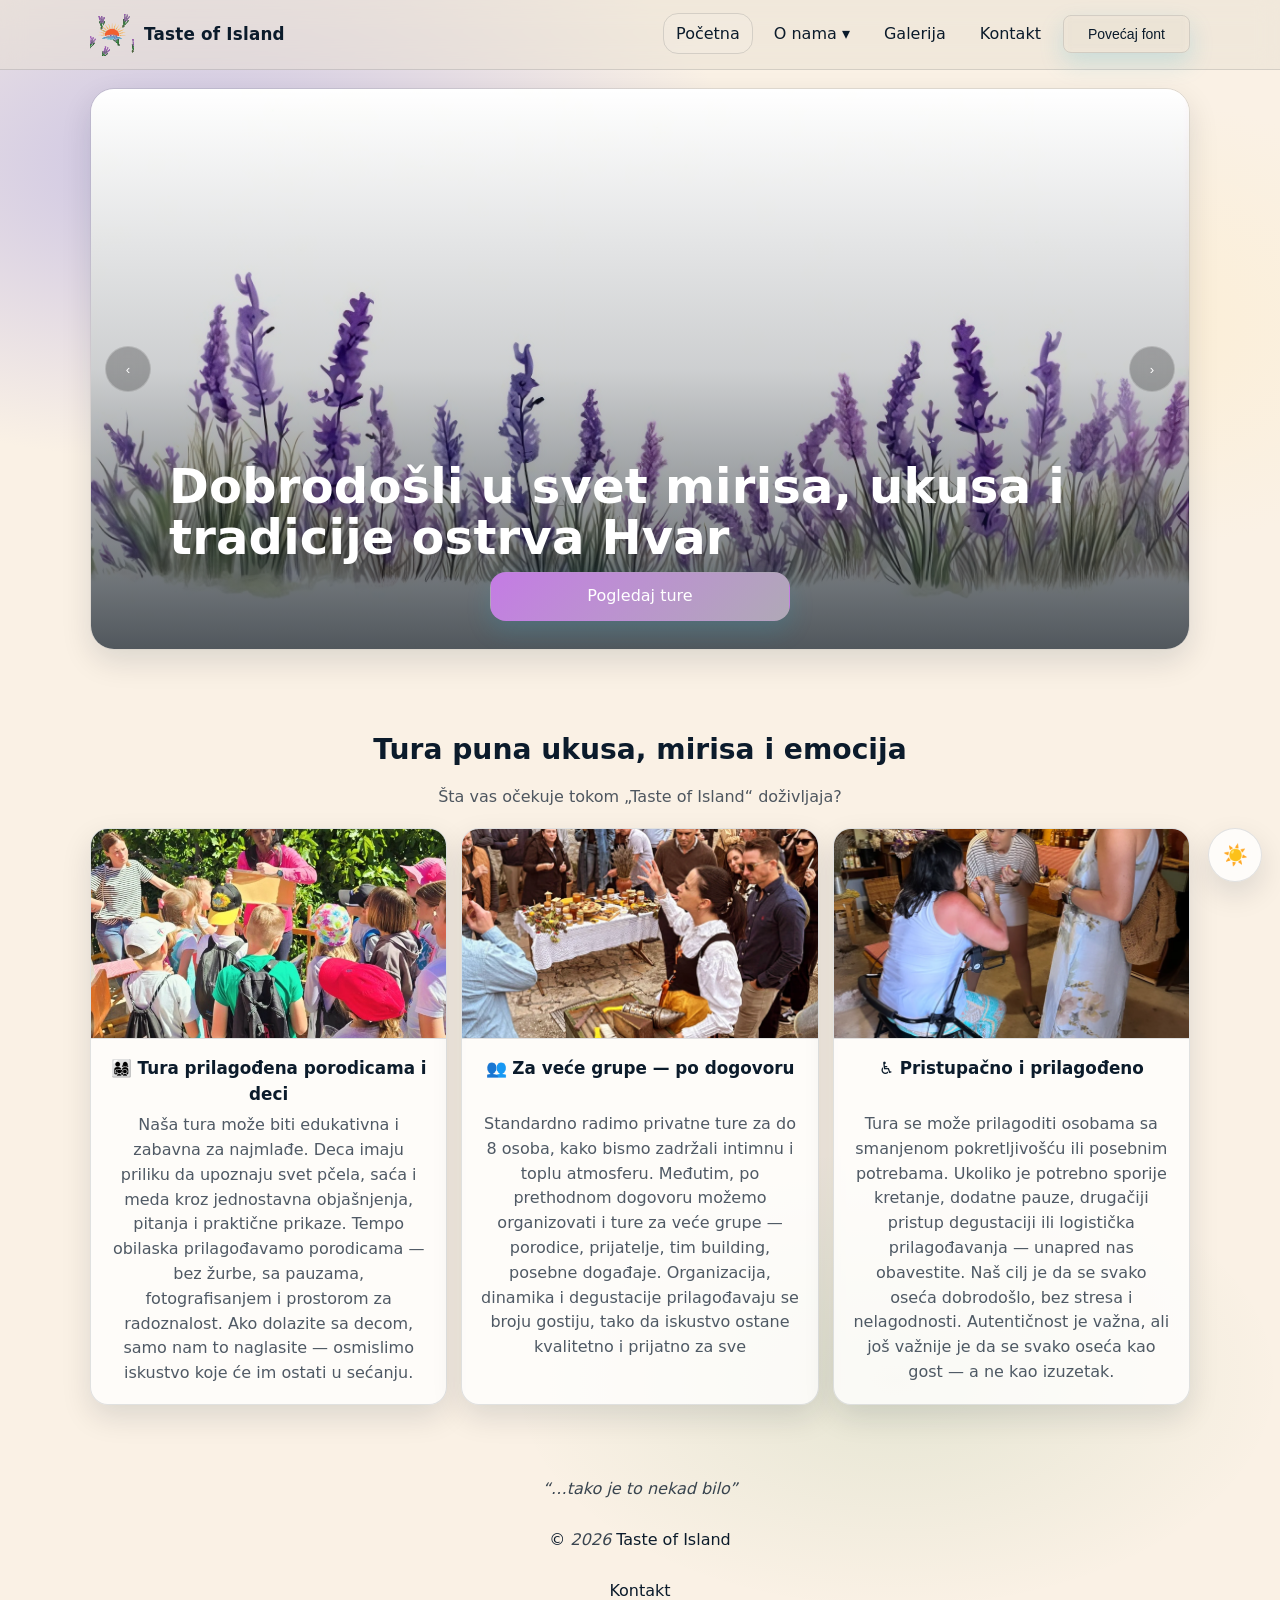
<file: index.html>
<!doctype html>
<html lang="sr">
<head>
  <meta charset="utf-8" />
  <meta name="viewport" content="width=device-width, initial-scale=1" />

  <title>Taste of Island | Turistička tura</title>
  <meta name="description" content="Taste of Island je turistička tura koja spaja lokalnu hranu, prirodu i autentična iskustva. Pogledaj programe i rezerviši svoje mesto." />
  <meta name="keywords" content="Hvar, Brusje, med, lavanda, maslinovo ulje, degustacija, Napoleon, Stari Grad
  privatna tura, Taste of the Island, honeytasting, konoba, liker, medica, Mikletovi, Katja i Aleksa">
  <meta name="author" content="Taste of the Island">

  <link rel="icon" href="assets/icons/favicon.svg" type="image/svg+xml" />
  <link rel="stylesheet" href="css/styles.css" />
  <link rel="stylesheet" href="css/index-kartice.css" />

  <meta property="og:title" content="Taste of Island | Turistička tura" />
  <meta property="og:description" content="Autentična tura: ukusi, priroda, kultura i more." />
  <meta property="og:type" content="website" />
</head>

<body>
  <button class="tema-fab" type="button" aria-label="Promeni temu" title="Promeni temu">
     <span class="tema-fab__ikona" aria-hidden="true">🌙</span>
  </button>

  <header class="zaglavlje">
    <div class="kontejner zaglavlje__red">
      <a class="brend" href="index.html" aria-label="Taste of Island - početna">
        <img src="assets/icons/logo.svg" alt="Taste of Island logo" width="44" height="44" />
        <span class="brend__tekst">Taste of Island</span>
      </a>

      <nav class="navigacija" aria-label="Glavna navigacija">

        <button class="navigacija__prekidac" type="button" aria-expanded="false" aria-controls="navMenu">
          ☰
          <span class="samo-za-ekran">Otvori meni</span>
        </button>

        <ul class="navigacija__meni" id="navMenu">
          <li><a class="navigacija__link is-active" href="index.html">Početna</a></li>

          <li class="navigacija__padajuci">
            <button class="navigacija__link navigacija__dugme" type="button" aria-expanded="false">
              O nama ▾
            </button>
            <ul class="navigacija__padajuciMeni">
              <li><a class="navigacija__link" href="tura.html">Tura</a></li>
              <li><a class="navigacija__link" href="domacini.html">Domaćini</a></li>
              <li><a class="navigacija__link" href="proizvodi.html">Proizvodi</a></li>
            </ul>
          </li>

          <li><a class="navigacija__link" href="galerija.html">Galerija</a></li>
          <li><a class="navigacija__link" href="kontakt.html">Kontakt</a></li>

          <li class="nav__controls">
            <button id="fontBtn" class="dugme dugme--providno" type="button">Povećaj font</button>
          </li>
        </ul>
      </nav>
    </div>
  </header>

  <main id="main">
    <section class="hero">
      <div class="kontejner">
        <div class="slajder" data-slider>
          <div class="slider__track">
            <article class="slajd is-active">
              <img src="assets/img/lavanda-cover.jpeg" alt="Pogled na obalu i more u zlatnom satu" />
              <div class="slajd__prekrivac">
                <h1 style="padding-left: 50px;">Dobrodošli u svet mirisa, ukusa i tradicije ostrva Hvar</h1>
               <a class="dugme" href="tura.html" style="display: block; width: 300px; margin: 0 auto; text-align: center;">
                  Pogledaj ture
               </a>
              </div>
            </article>

            <article class="slajd">
              <img src="assets/img/proizvodi.jpeg" alt="Lokalni specijaliteti na drvenom stolu" />
              <div class="slajd__prekrivac">
                <h2>Degustacije i lokalni proizvodi</h2>
                <p>Autentična porodična tura sa Katjom i Aleksom – med, lavanda i emocija</p>
              </div>
            </article>

            <article class="slajd">
              <img src="assets/img/tura.jpeg" alt="Grupa turista na vidikovcu" />
              <div class="slajd__prekrivac">
                <h2 style="padding-left: 50px;">Individualan program prilagođen tebi</h2>
                <p>Dan ispunjen zlatnim suncem, mirisom lavande i ukusom domaćeg meda. 
                  Tura Taste of Island vodi Vas kroz srce ostrva Hvara, do sela Brusje, gde vas dočekuju Katja i Aleksa – čuvari porodične tradicije pčelarstva, lavande i domaćih rakija.</p>
              </div>
            </article>
          </div>

          <button class="slajder__dugme slajder__dugme--prethodno" type="button" aria-label="Prethodna slika">‹</button>
          <button class="slajder__dugme slajder__dugme--sledece" type="button" aria-label="Sledeća slika">›</button>

        </div>
      </div>
    </section>

    <section class="sekcija" id="zasto">
      <div class="kontejner">
        <header class="sekcija__zaglavlje">
          <h2>Tura puna ukusa, mirisa i emocija</h2>
          <p>Šta vas očekuje tokom „Taste of Island“ doživljaja?</p>
        </header>

        <div class="mreza usluge-mreza">
          <article class="kartica usluge-kartica otkrivanje">
            <img class="usluge-kartica__slika" src="assets/img/deca.jpg" alt="deca">
            <div class="usluge-kartica__telo">
              <h3 class="usluge-kartica__naslov" style="text-align: center;">👨‍👩‍👧‍👦 Tura prilagođena porodicama i deci</h3>
              <p class="usluge-kartica__tekst" style="text-align: center;">Naša tura može biti edukativna i zabavna za najmlađe.
Deca imaju priliku da upoznaju svet pčela, saća i meda kroz jednostavna objašnjenja, pitanja i praktične prikaze.
Tempo obilaska prilagođavamo porodicama — bez žurbe, sa pauzama, fotografisanjem i prostorom za radoznalost.
Ako dolazite sa decom, samo nam to naglasite — osmislimo iskustvo koje će im ostati u sećanju.</p>
            </div>
          </article>

          <article class="kartica usluge-kartica otkrivanje">
            <img class="usluge-kartica__slika" src="assets/img/grupna-tura.webp" alt="Upoznajte svet pčela">
            <div class="usluge-kartica__telo">
              <h3 class="usluge-kartica__naslov" style="text-align: center;" > 👥 Za veće grupe — po dogovoru</h3> <br>
              <p class="usluge-kartica__tekst" style="text-align: center;">Standardno radimo privatne ture za do 8 osoba, kako bismo zadržali intimnu i toplu atmosferu.
Međutim, po prethodnom dogovoru možemo organizovati i ture za veće grupe — porodice, prijatelje, tim building, posebne događaje.
Organizacija, dinamika i degustacije prilagođavaju se broju gostiju, tako da iskustvo ostane kvalitetno i prijatno za sve</p>
            </div>
          </article>

          <article class="kartica usluge-kartica otkrivanje">
            <img class="usluge-kartica__slika" src="assets/img/prilagodjena-tura.webp" alt="prilagodjena-tura">
            <div class="usluge-kartica__telo">
              <h3 class="usluge-kartica__naslov" style="text-align: center;">♿ Pristupačno i prilagođeno</h3> <br> 
              <p class="usluge-kartica__tekst" style="text-align: center;">Tura se može prilagoditi osobama sa smanjenom pokretljivošću ili posebnim potrebama.
Ukoliko je potrebno sporije kretanje, dodatne pauze, drugačiji pristup degustaciji ili logistička prilagođavanja — unapred nas obavestite.
Naš cilj je da se svako oseća dobrodošlo, bez stresa i nelagodnosti.
Autentičnost je važna, ali još važnije je da se svako oseća kao gost — a ne kao izuzetak.</p>
            </div>
          </article>

        </div>
      </div>
    </section>
  </main>

  <footer class="podnozje">
    <div class="kontejner podnozje__red">
      <span>“…tako je to nekad bilo”</span>
      <p>© <span id="year"></span> Taste of Island</p>
      <a href="kontakt.html">Kontakt</a>
    </div>
  </footer>

  <script src="js/theme-fab.js" defer></script>
  <script src="js/main.js" defer></script>
  <script src="js/slider.js" defer></script>

</body>
</html>
</file>
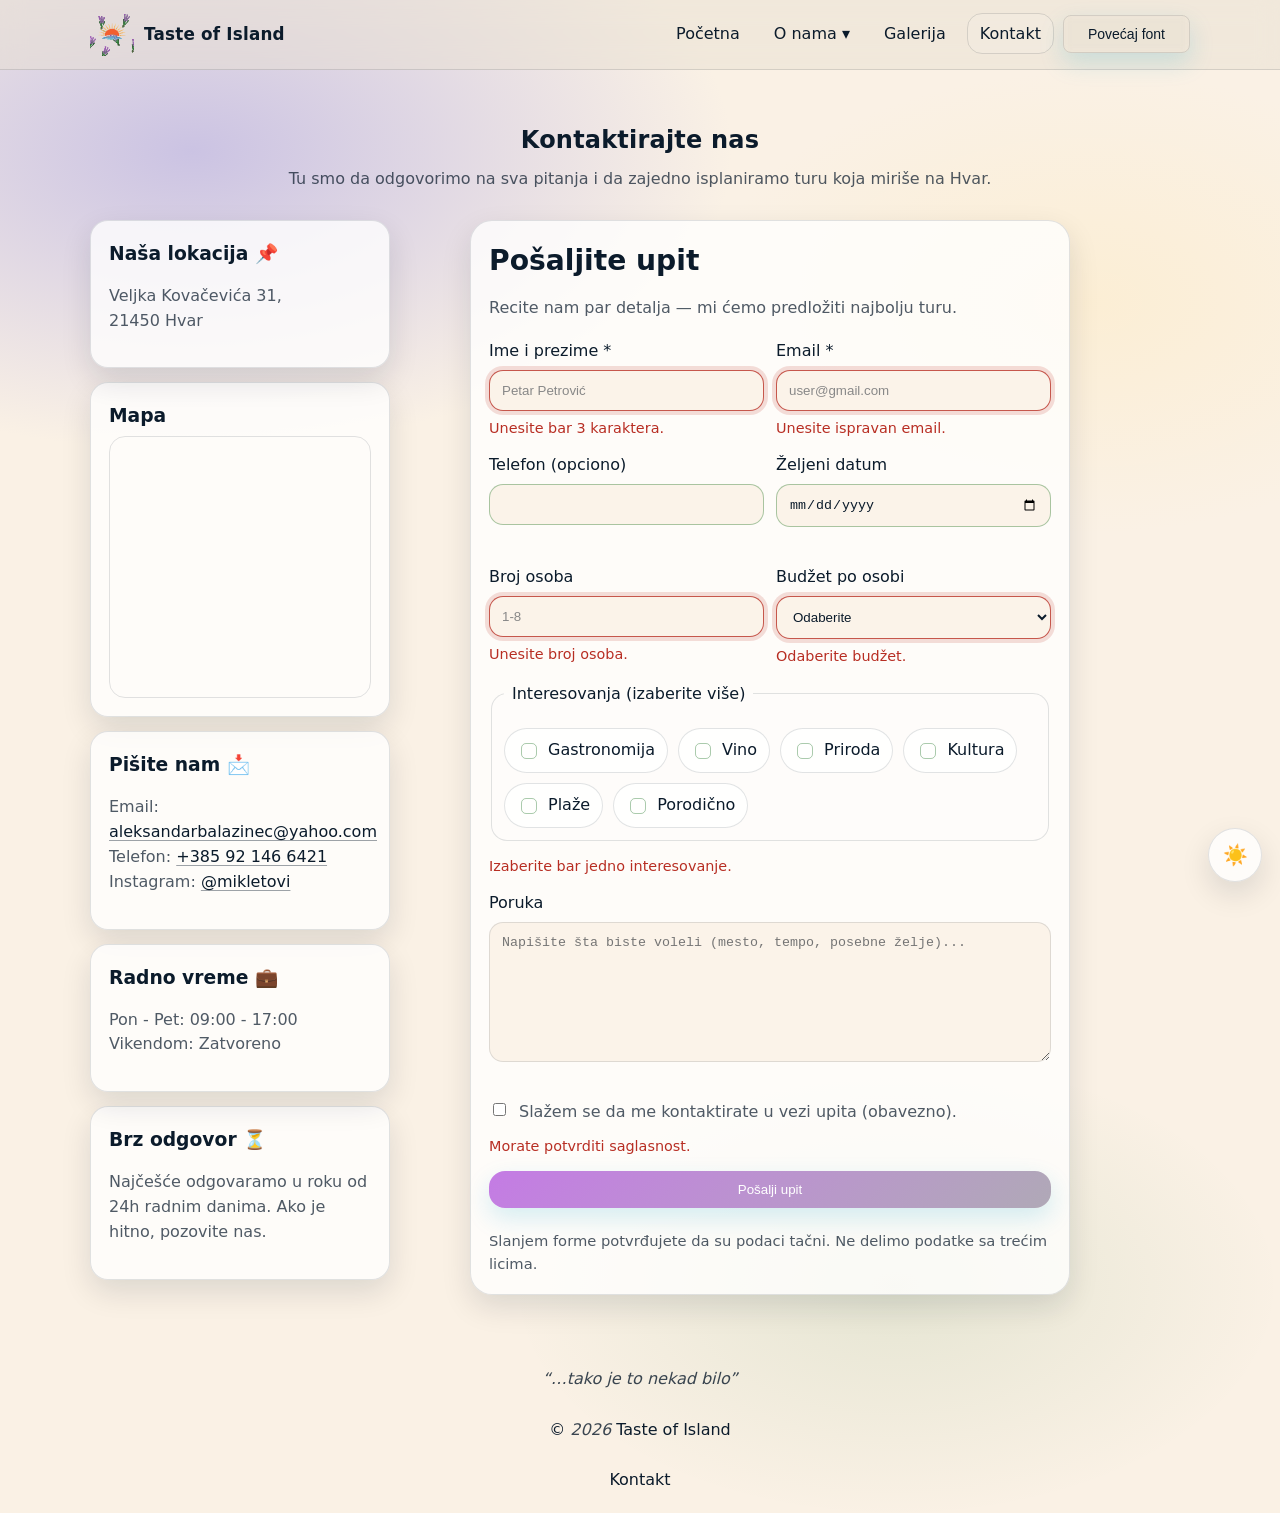
<file: kontakt.html>
<!DOCTYPE html>
<html lang="sr" data-theme="light">
<head>
  <meta charset="UTF-8">
  <meta name="viewport" content="width=device-width, initial-scale=1.0">
  <meta name="description" content="Kontaktirajte nas za više informacija o Taste of Island turi, odgovorićemo na sva Vaša pitanja" />
  <meta name="keywords" content="Hvar, Brusje, med, lavanda, maslinovo ulje, degustacija, Napoleon, Stari Grad
  privatna tura, Taste of the Island, honeytasting, konoba, liker, medica, Mikletovi, Katja i Aleksa">
  <meta name="author" content="Taste of the Island">
  
  <title>Kontakt | Taste of Island</title>
  <link rel="stylesheet" href="css/styles.css">
  <link rel="stylesheet" href="css/kontakt.css">
</head>

<body>

<button class="tema-fab" type="button" aria-label="Promeni temu" title="Promeni temu">
  <span class="tema-fab__ikona" aria-hidden="true">🌙</span>
</button>

  <header class="zaglavlje">
    <div class="kontejner zaglavlje__red">
      <a class="brend" href="index.html" aria-label="Taste of Island - početna">
        <img src="assets/icons/logo.svg" alt="Taste of Island logo" width="44" height="44" />
        <span class="brend__tekst">Taste of Island</span>
      </a>

      <nav class="navigacija" aria-label="Glavna navigacija">

        <button class="navigacija__prekidac" type="button" aria-expanded="false" aria-controls="navMenu">
          ☰
          <span class="samo-za-ekran">Otvori meni</span>
        </button>

        <ul class="navigacija__meni" id="navMenu">
          <li><a class="navigacija__link" href="index.html">Početna</a></li>

          <li class="navigacija__padajuci">
            <button class="navigacija__link navigacija__dugme" type="button" aria-expanded="false">
              O nama ▾
            </button>
            <ul class="navigacija__padajuciMeni">
              <li><a class="navigacija__link" href="tura.html">Tura</a></li>
              <li><a class="navigacija__link" href="domacini.html">Domaćini</a></li>
              <li><a class="navigacija__link" href="proizvodi.html">Proizvodi</a></li>
            </ul>
          </li>

          <li><a class="navigacija__link" href="galerija.html">Galerija</a></li>
          <li><a class="navigacija__link is-active" href="kontakt.html">Kontakt</a></li>

          <li class="nav__controls">
            <button id="fontBtn" class="dugme dugme--providno" type="button">Povećaj font</button>
          </li>
        </ul>
      </nav>
    </div>
  </header>

  <main id="main-content">
    <section class="sekcija kontakt">
      <div class="kontejner">

        <header class="kontakt__zaglavlje">
          <h1 class="kontakt__naslov">Kontaktirajte nas</h1>
          <p class="kontakt__podnaslov">
            Tu smo da odgovorimo na sva pitanja i da zajedno isplaniramo turu koja miriše na Hvar.
          </p>
        </header>

        <div class="kontakt__raspored">
          <aside class="kontakt__sporedno">
            <div class="kartica otkrivanje is-visible">
              <h3>Naša lokacija 📌</h3>
              <p> Veljka Kovačevića 31,<br>21450 Hvar</p>
            </div>

            <div class="kartica contact__map">
              <h3>Mapa</h3>
              <div class="kontakt__mapaOkvir">
                <iframe
                  title="Taste of Island — lokacija Hvar"
                  loading="lazy"
                  referrerpolicy="no-referrer-when-downgrade"
                  src="https://www.google.com/maps?q=Veljka%20Kova%C4%8Devi%C4%87a%2031,%2021450%20Hvar&output=embed">
                </iframe>
              </div>
            </div>

            <div class="kartica otkrivanje is-visible">
              <h3>Pišite nam 📩</h3>
              <p>
                Email:
                <a class="kontakt__link" href="mailto:aleksandarbalazinec@yahoo.com">aleksandarbalazinec@yahoo.com</a><br>
                Telefon:
                <a class="kontakt__link" href="tel:+385921466421">+385 92 146 6421</a><br>
                Instagram:
                <a class="kontakt__link" href="https://www.instagram.com/mikletovi/" target="_blank">@mikletovi</a>
              </p>
            </div>

            <div class="kartica otkrivanje is-visible">
              <h3>Radno vreme 💼</h3>
              <p>Pon - Pet: 09:00 - 17:00<br>Vikendom: Zatvoreno</p>
            </div>

            <div class="kartica contact__note">
              <h3>Brz odgovor ⏳</h3>
              <p>
                Najčešće odgovaramo u roku od 24h radnim danima.
                Ako je hitno, pozovite nas.
              </p>
            </div>
          </aside>

          <div class="kartica kontakt__kartica">
            <h2 class="kontakt__naslovForme">Pošaljite upit</h2>
            <p class="kontakt__napomenaForme">Recite nam par detalja — mi ćemo predložiti najbolju turu.</p>

            <form class="kontakt__forma" action="#" method="post" autocomplete="on" novalidate>
              <div class="kontakt__red">
                <div class="kontakt__polje">
                  <label for="name">Ime i prezime *</label>
                  <input type="text" id="name" name="name" placeholder="Petar Petrović" required>
                  <div class="greska-polja" data-error-for="name"></div>
                </div>

                <div class="kontakt__polje">
                  <label for="email">Email *</label>
                  <input type="email" id="email" name="email" placeholder="user@gmail.com" required>
                  <div class="greska-polja" data-error-for="email"></div>  
                </div>
              </div>

              <div class="kontakt__red">
                <div class="kontakt__polje">
                  <label for="phone">Telefon (opciono)</label>
                  <input type="tel" id="phone" name="phone">
                  <div class="greska-polja" data-error-for="phone"></div>
                </div>

                <div class="kontakt__polje">
                  <label for="date">Željeni datum</label>
                  <input type="date" id="date" name="date">
                  <div class="greska-polja" data-error-for="date"></div>
                </div>
              </div>

              <div class="kontakt__red">
                <div class="kontakt__polje">
                  <label for="people">Broj osoba</label>
                  <input type="number" id="people" name="people" min="1" max="8" placeholder="1-8">
                  <div class="greska-polja" data-error-for="people"></div>  
                </div>

                <div class="kontakt__polje">
                  <label for="budget">Budžet po osobi</label>
                  <select id="budget" name="budget">
                    <option value="" selected>Odaberite</option>
                    <option value="do150">do 50€</option>
                    <option value="150-300">50–100€</option>
                    <option value="300plus">100€+</option>
                  </select>
                  <div class="greska-polja" data-error-for="budget"></div>  
                </div>
              </div>

              <fieldset class="kontakt__grupa">
                <legend>Interesovanja (izaberite više)</legend>

                <div class="kontakt__opcije">
                  <label class="opcija">
                    <input type="checkbox" name="interests" value="gastronomija">
                    <span>Gastronomija</span>
                  </label>

                  <label class="opcija">
                    <input type="checkbox" name="interests" value="vino">
                    <span>Vino</span>
                  </label>

                  <label class="opcija">
                    <input type="checkbox" name="interests" value="priroda">
                    <span>Priroda</span>
                  </label>

                  <label class="opcija">
                    <input type="checkbox" name="interests" value="kultura">
                    <span>Kultura</span>
                  </label>

                  <label class="opcija">
                    <input type="checkbox" name="interests" value="plaze">
                    <span>Plaže</span>
                  </label>

                  <label class="opcija">
                    <input type="checkbox" name="interests" value="porodicno">
                    <span>Porodično</span>
                  </label>
                </div>
              </fieldset>

              <div class="greska-polja" data-error-for="interests"></div>

              <div class="kontakt__polje">
                <label for="message">Poruka</label>
                <textarea id="message" name="message" rows="5" placeholder="Napišite šta biste voleli (mesto, tempo, posebne želje)..."></textarea>
                <div class="greska-polja" data-error-for="message"></div>
              </div>


              <div class="kontakt__provere">
                <label class="provera">
                  <input type="checkbox" name="consent" required>
                  <span>Slažem se da me kontaktirate u vezi upita (obavezno).</span>
                </label>
                <div class="greska-polja" data-error-for="consent"></div>
              </div>

              <button type="submit" class="dugme kontakt__dugme">Pošalji upit</button>

              <p class="kontakt__napomena">
                Slanjem forme potvrđujete da su podaci tačni. Ne delimo podatke sa trećim licima.
              </p>
            </form>
          </div>
        </div>

      </div>
    </section>
  </main>

  <footer class="podnozje">
    <div class="kontejner podnozje__red">
      <span>“…tako je to nekad bilo”</span>
      <p>© <span id="year"></span> Taste of Island</p>
      <a href="kontakt.html">Kontakt</a>
    </div>
  </footer>

  <script src="js/theme-fab.js"></script>
  <script src="js/main.js" defer></script>
  <script src="js/contact-validate.js"></script>
</body>
</html>
</file>
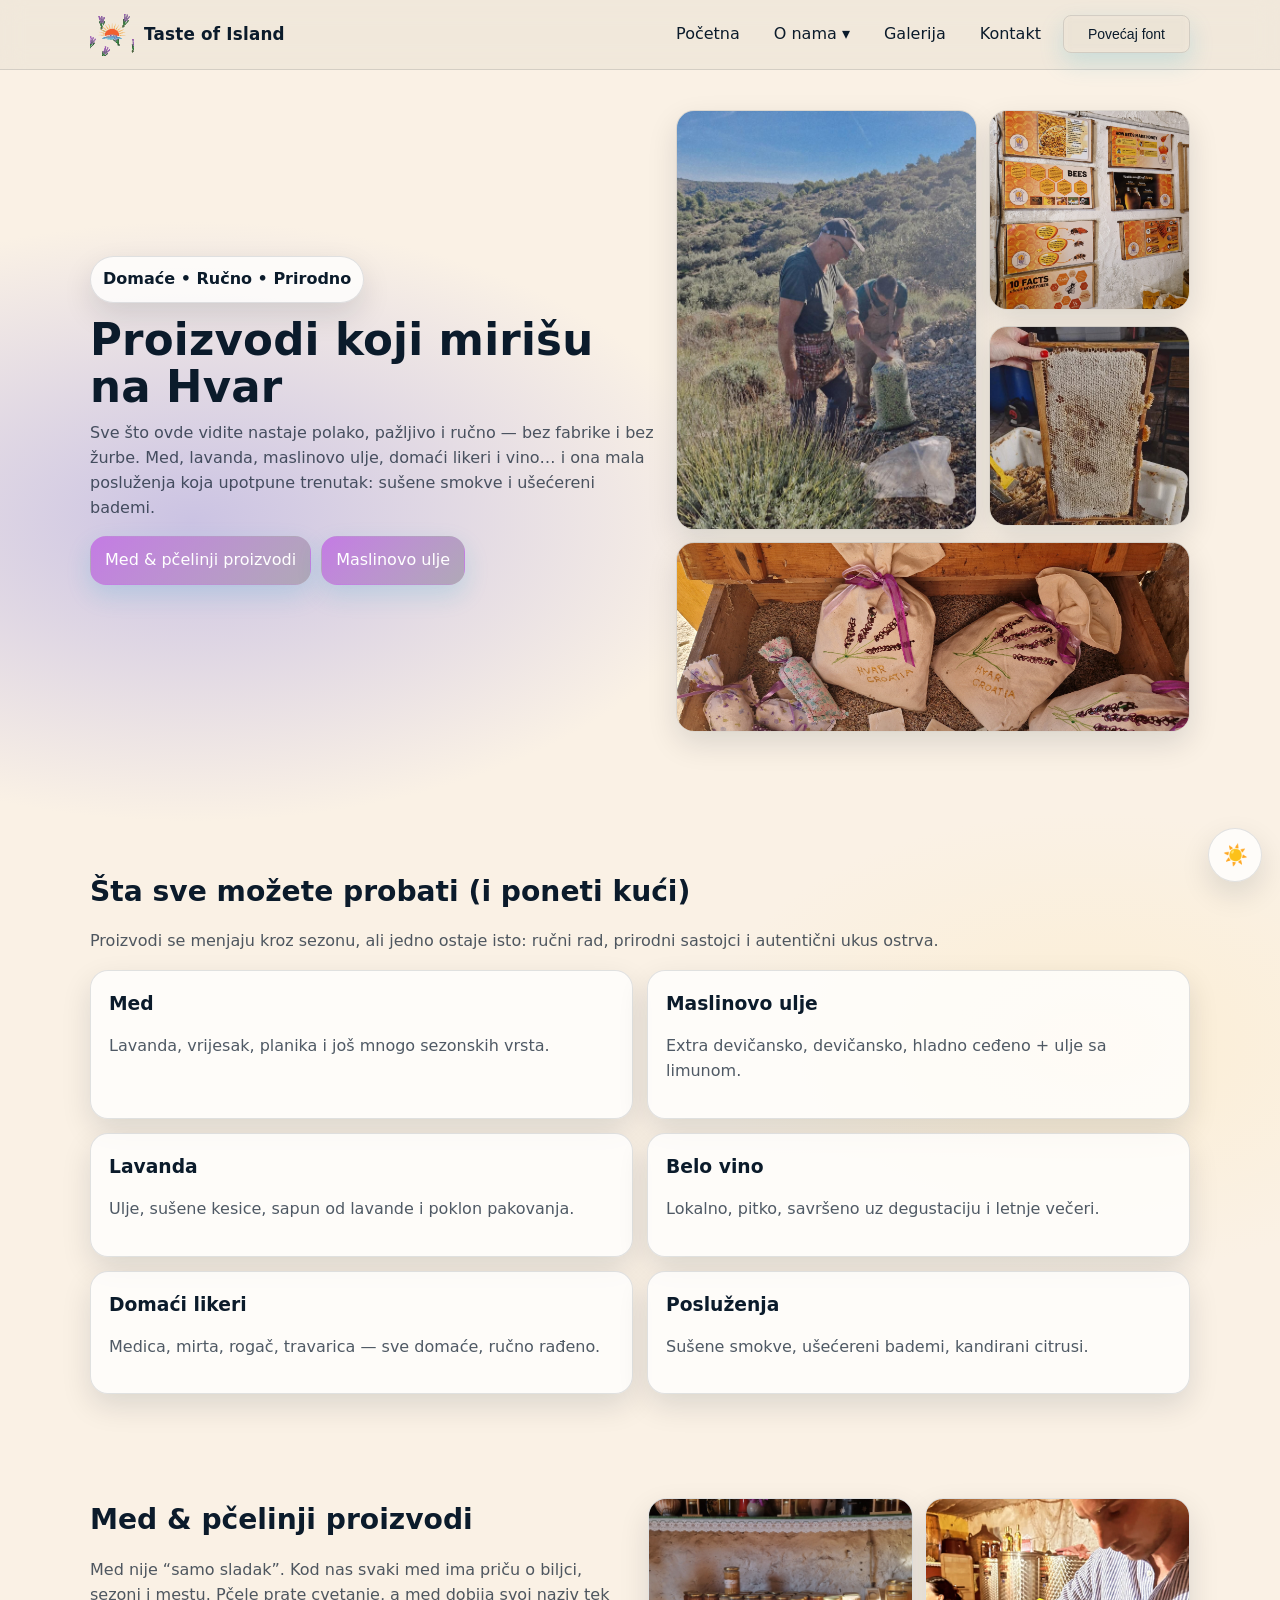
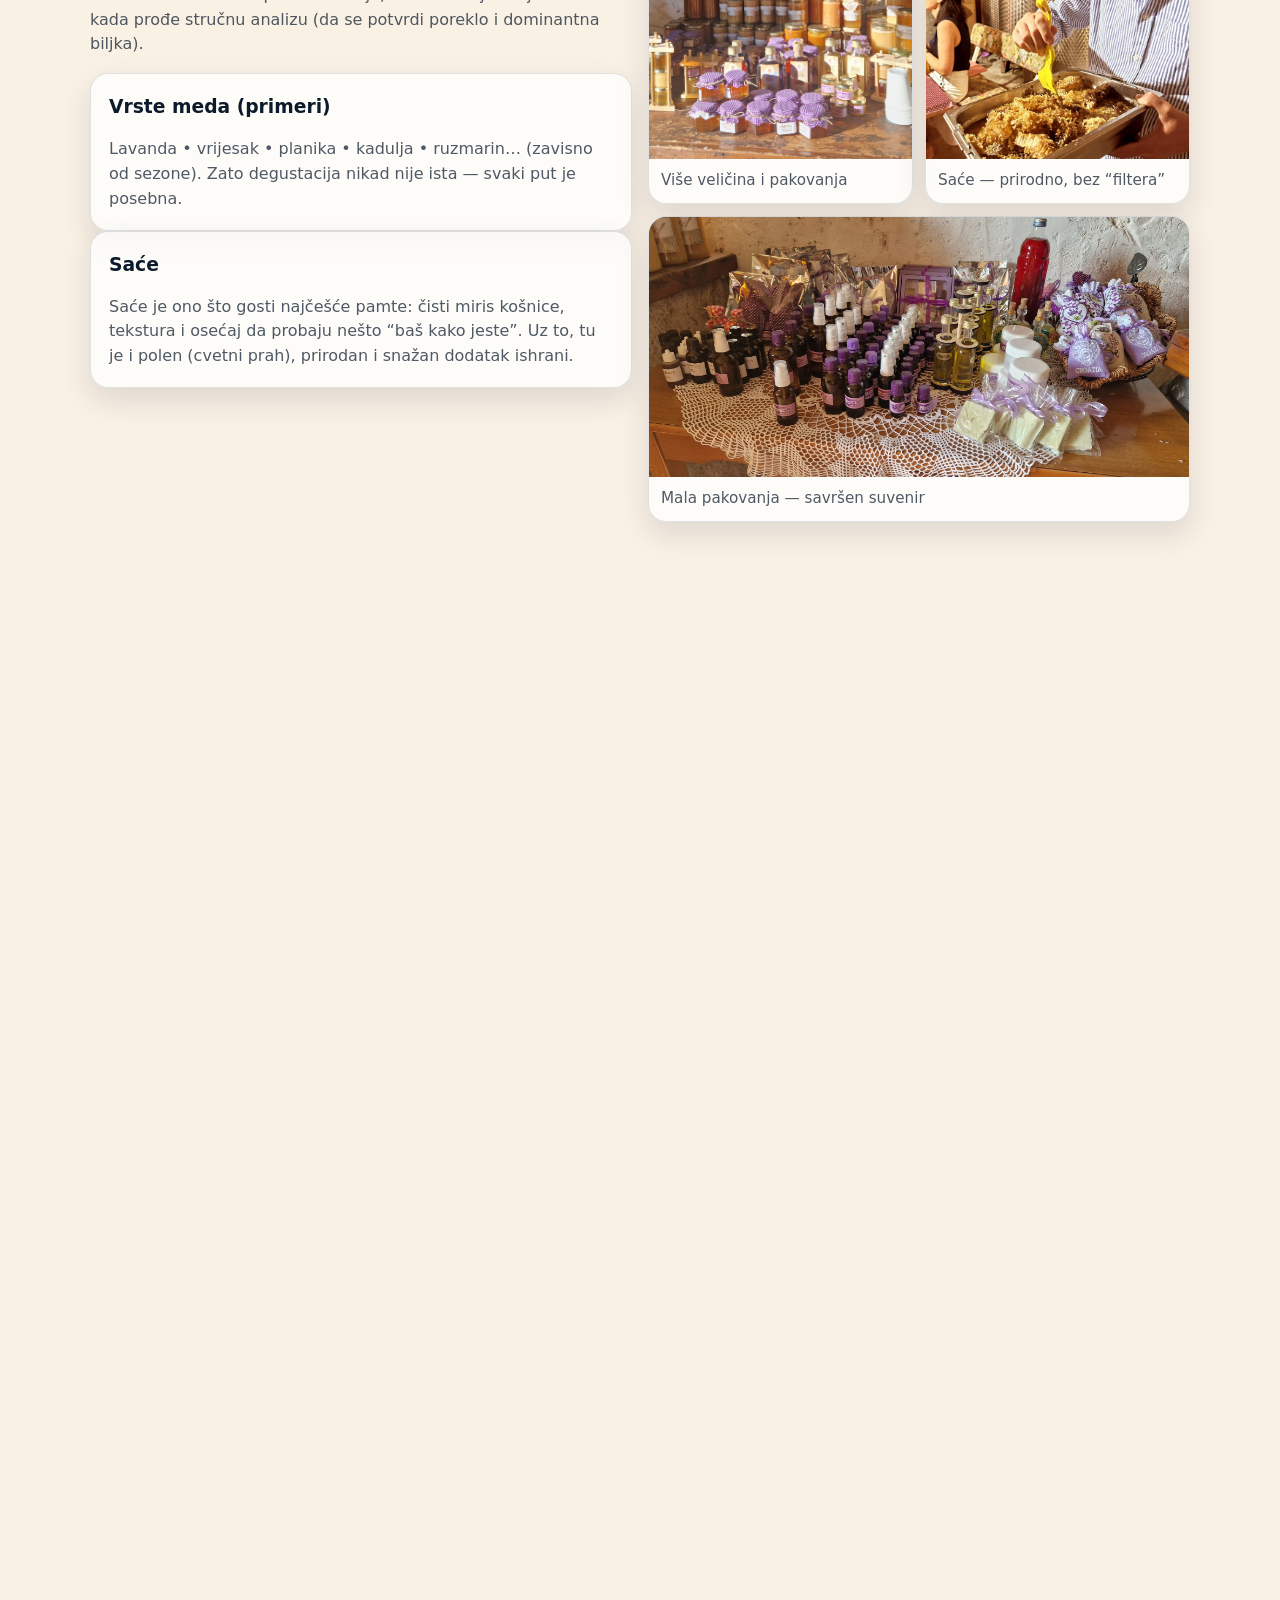
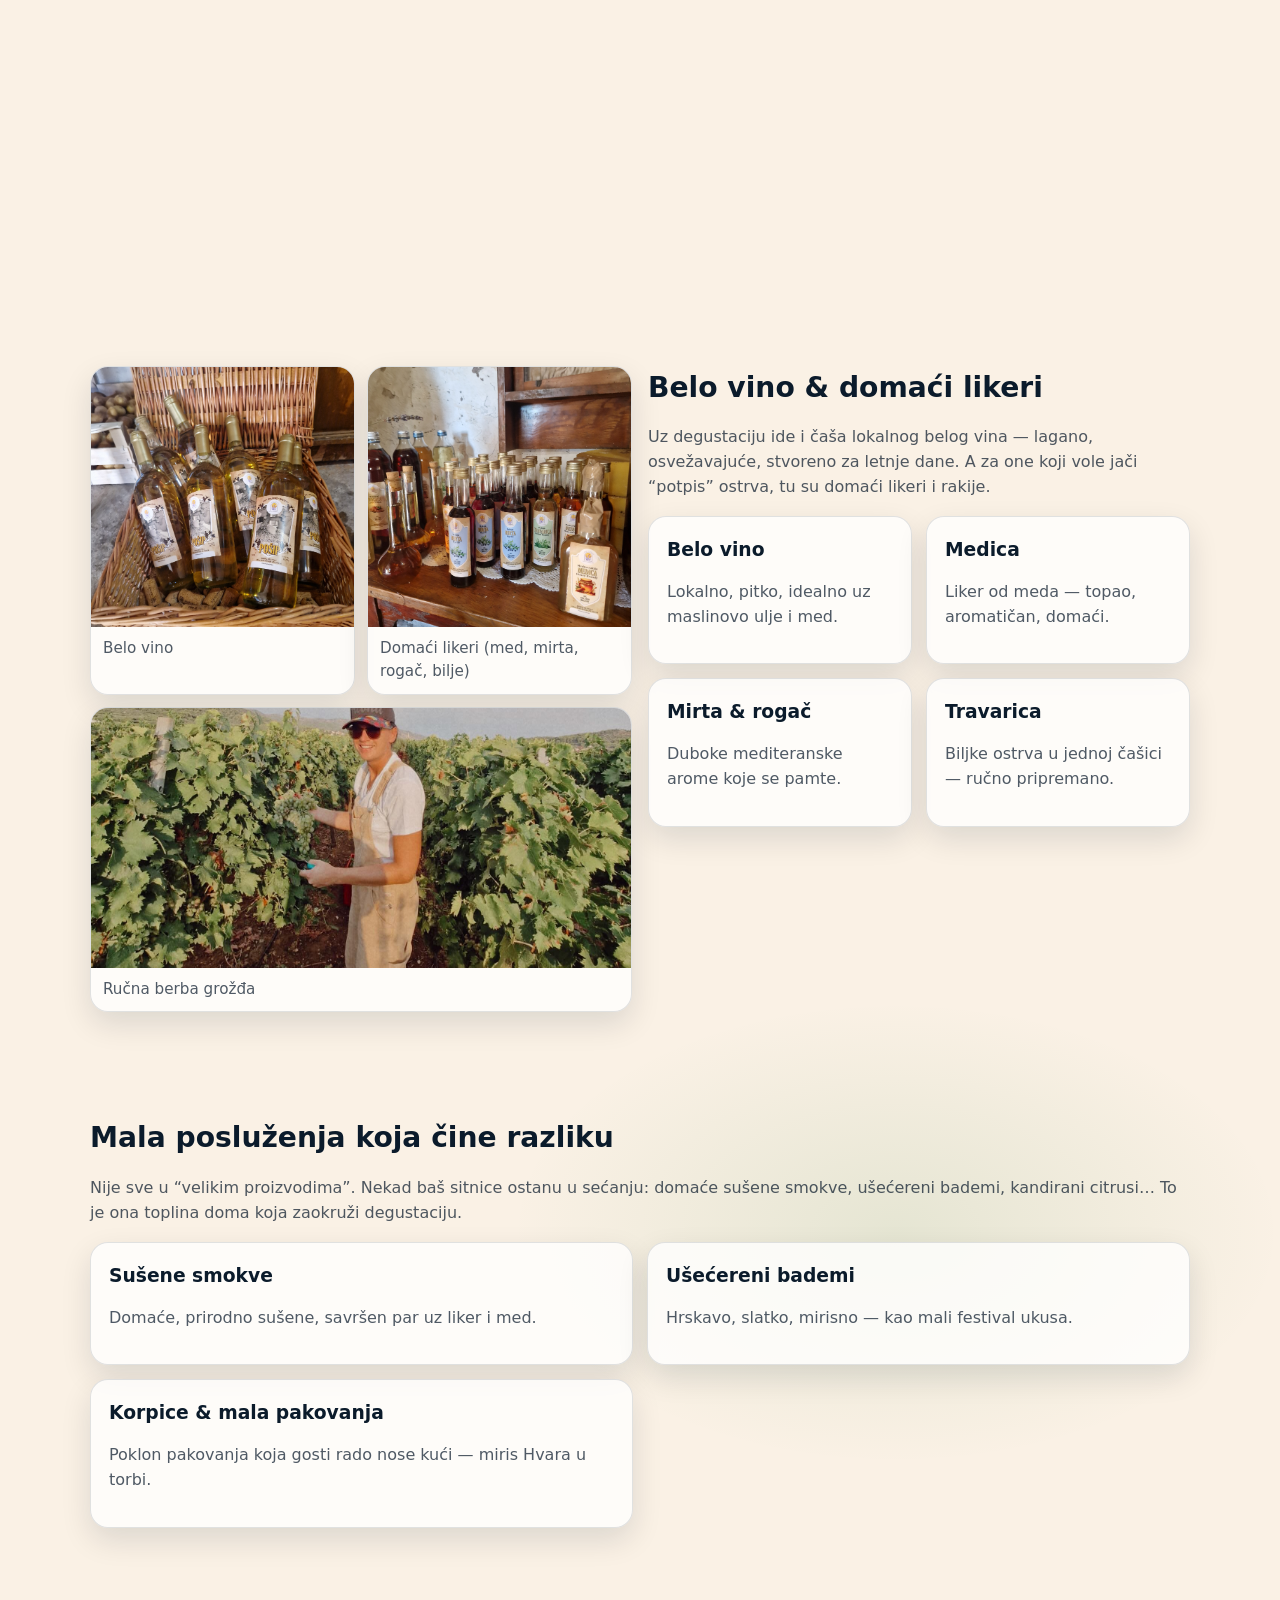
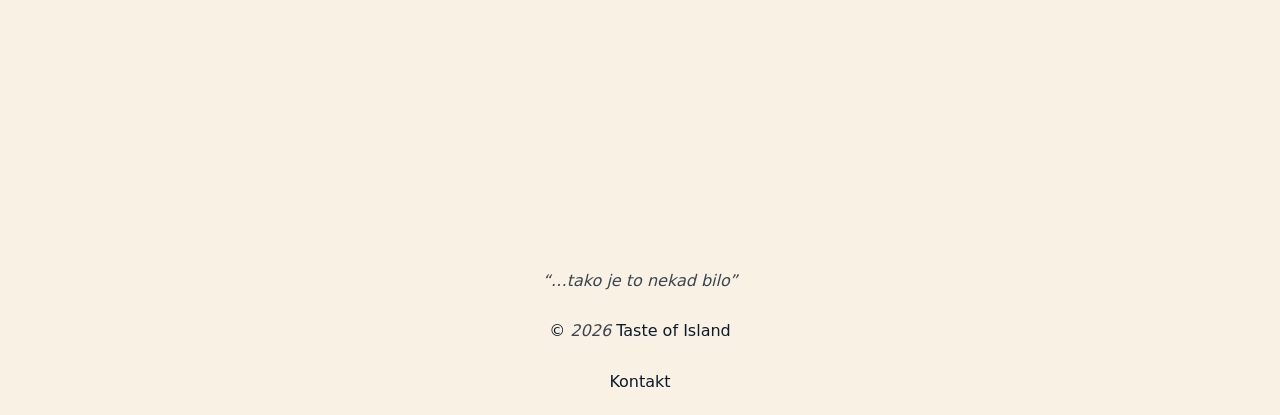
<file: proizvodi.html>
<!doctype html>
<html lang="sr">
<head>
  <meta charset="utf-8" />
  <meta name="viewport" content="width=device-width, initial-scale=1" />
  <title>Proizvodi | Taste of the Island</title>

  <meta name="description" content="Pogledajte sve Taste of Island proizvode i usluge u kojima možete uživati na turi, a neke poneti i sa sobom" />
  <meta name="keywords" content="Hvar, Brusje, med, lavanda, maslinovo ulje, degustacija, Napoleon, Stari Grad
  privatna tura, Taste of the Island, honeytasting, konoba, liker, medica, Mikletovi, Katja i Aleksa">
  <meta name="author" content="Taste of the Island">

  <link rel="stylesheet" href="css/styles.css">
  <link rel="stylesheet" href="css/proizvodi.css">
</head>

<body>

<button class="tema-fab" type="button" aria-label="Promeni temu" title="Promeni temu">
  <span class="tema-fab__ikona" aria-hidden="true">🌙</span>
</button>

  <header class="zaglavlje">
    <div class="kontejner zaglavlje__red">
      <a class="brend" href="index.html" aria-label="Taste of Island - početna">
        <img src="assets/icons/logo.svg" alt="Taste of Island logo" width="44" height="44" />
        <span class="brend__tekst">Taste of Island</span>
      </a>

      <nav class="navigacija" aria-label="Glavna navigacija">

        <button class="navigacija__prekidac" type="button" aria-expanded="false" aria-controls="navMenu">
          ☰
          <span class="samo-za-ekran">Otvori meni</span>
        </button>

        <ul class="navigacija__meni" id="navMenu">
          <li><a class="navigacija__link" href="index.html">Početna</a></li>

          <li class="navigacija__padajuci">
            <button class="navigacija__link navigacija__dugme" type="button" aria-expanded="false">
              O nama ▾
            </button>
            <ul class="navigacija__padajuciMeni">
              <li><a class="navigacija__link" href="tura.html">Tura</a></li>
              <li><a class="navigacija__link" href="domacini.html">Domaćini</a></li>
              <li><a class="navigacija__link is-active" href="proizvodi.html">Proizvodi</a></li>
            </ul>
          </li>

          <li><a class="navigacija__link" href="galerija.html">Galerija</a></li>
          <li><a class="navigacija__link" href="kontakt.html">Kontakt</a></li>

          <li class="nav__controls">
            <button id="fontBtn" class="dugme dugme--providno" type="button">Povećaj font</button>
          </li>
        </ul>
      </nav>
    </div>
  </header>

  <header class="proizvodi-hero">
    <div class="kontejner proizvodi-hero__mreza">
      <div class="otkrivanje">
        <span class="proizvodi-pilula">Domaće • Ručno • Prirodno</span>
        <h1 class="proizvodi-naslov">Proizvodi koji mirišu na Hvar</h1>
        <p class="proizvodi-uvod">
          Sve što ovde vidite nastaje polako, pažljivo i ručno — bez fabrike i bez žurbe.
          Med, lavanda, maslinovo ulje, domaći likeri i vino… i ona mala posluženja
          koja upotpune trenutak: sušene smokve i ušećereni bademi.
        </p>

        <div class="proizvodi-poziv">
          <a class="dugme" href="#honey">Med & pčelinji proizvodi</a>
          <a class="dugme dugme-kontura" href="#olive">Maslinovo ulje</a>
        </div>
      </div>

      <div class="otkrivanje">
        <div class="mozaik">
          <img class="m1" src="assets/img/berba2.jpg" alt="Berba maslina">
          <img class="m2" src="assets/img/med.jpg" alt="Med">
          <img class="m3" src="assets/img/sace.jpg" alt="Saće">
          <img class="m4" src="assets/img/lavanda-vrecice.jpg" alt="Lavanda proizvodi">
        </div>
      </div>
    </div>
  </header>

  <main class="sekcija">
    <div class="kontejner">

      <section class="sekcija otkrivanje">
        <h2>Šta sve možete probati (i poneti kući)</h2>
        <p>
          Proizvodi se menjaju kroz sezonu, ali jedno ostaje isto:
          ručni rad, prirodni sastojci i autentični ukus ostrva.
        </p>

        <div class="grid proizvodi-mreza">
          <article class="kartica">
            <h3> Med</h3>
            <p>Lavanda, vrijesak, planika i još mnogo sezonskih vrsta.</p>
          </article>
          <article class="kartica">
            <h3> Maslinovo ulje</h3>
            <p>Extra devičansko, devičansko, hladno ceđeno + ulje sa limunom.</p>
          </article>
          <article class="kartica">
            <h3> Lavanda</h3>
            <p>Ulje, sušene kesice, sapun od lavande i poklon pakovanja.</p>
          </article>
          <article class="kartica">
            <h3> Belo vino</h3>
            <p>Lokalno, pitko, savršeno uz degustaciju i letnje večeri.</p>
          </article>
          <article class="kartica">
            <h3> Domaći likeri</h3>
            <p>Medica, mirta, rogač, travarica — sve domaće, ručno rađeno.</p>
          </article>
          <article class="kartica">
            <h3> Posluženja</h3>
            <p>Sušene smokve, ušećereni bademi, kandirani citrusi.</p>
          </article>
        </div>
      </section>

      <section id="honey" class="sekcija">
        <div class="podeljeno">
          <div class="otkrivanje">
            <h2>Med & pčelinji proizvodi</h2>
            <p>
              Med nije “samo sladak”. Kod nas svaki med ima priču o biljci, sezoni i mestu.
              Pčele prate cvetanje, a med dobija svoj naziv tek kada prođe stručnu analizu
              (da se potvrdi poreklo i dominantna biljka).
            </p>

            <div class="kartica napomena">
              <h3>Vrste meda (primeri)</h3>
              <p>
                Lavanda • vrijesak • planika • kadulja • ruzmarin… (zavisno od sezone).
                Zato degustacija nikad nije ista — svaki put je posebna.
              </p>
            </div>

            <div class="kartica napomena">
              <h3>Saće</h3>
              <p>
                Saće je ono što gosti najčešće pamte: čisti miris košnice, tekstura i osećaj
                da probaju nešto “baš kako jeste”. Uz to, tu je i polen (cvetni prah),
                prirodan i snažan dodatak ishrani.
              </p>
            </div>
          </div>

          <div class="otkrivanje">
            <div class="galerija-2">
              <figure class="snimak">
                <img src="assets/img/med-teglice.jpg" alt="Tegle meda">
                <figcaption>Više veličina i pakovanja</figcaption>
              </figure>
              <figure class="snimak">
                <img src="assets/img/sace2.webp" alt="Saće">
                <figcaption>Saće — prirodno, bez “filtera”</figcaption>
              </figure>
            </div>

            <div class="galerija-1">
              <figure class="snimak">
                <img src="assets/img/mala-pakovanja.jpg" alt="Mala pakovanja">
                <figcaption>Mala pakovanja — savršen suvenir</figcaption>
              </figure>
            </div>
          </div>
        </div>
      </section>

      <section id="olive" class="sekcija">
        <div class="podeljeno podeljeno--obrnuto">
          <div class="otkrivanje">
            <h2>Maslinovo ulje</h2>
            <p>
              Masline se beru ručno, a ulje se čuva kao zlato.
              U našem kraju često se razlikuju i “nekad” i “sad”:
              ranije se ulje koristilo i nakon više meseci, dok se danas sve više ceni
              sveže, mirisno, hladno ceđeno ulje.
            </p>

            <div class="kartica napomena">
              <h3>Koja je razlika između extra devičanskog i devičanskog?</h3>
              <p>
                <strong>Extra devičansko maslinovo ulje</strong> je najviša kategorija:
                dobija se mehanički (bez hemije), ima najnižu kiselost i najčistiji ukus i miris.
                <br><br>
                <strong>Devičansko maslinovo ulje</strong> je takođe dobijeno mehanički,
                ali može imati nešto višu kiselost i blaži profil — i dalje je kvalitetno,
                samo korak ispod “extra” nivoa.
              </p>
            </div>

            <div class="kartica napomena">
              <h3>Hladno ceđeno?</h3>
              <p>
                “Hladno ceđeno” znači da se ulje dobija pri nižim temperaturama,
                kako bi se sačuvali mirisi, ukus i korisne materije.
                To je razlog zašto hladno ceđeno ulje često ima življi, “zeleniji” karakter.
              </p>
            </div>

            <div class="kartica napomena">
              <h3>Ulje sa limunom</h3>
              <p>
                Imamo i maslinovo ulje sa limunom — idealno za ribu, salate i lagana letnja jela.
                Miris je čist, a ukus svež, kao Hvar u zalogaju.
              </p>
            </div>
          </div>

          <div class="otkrivanje">
            <div class="galerija-2">
              <figure class="snimak">
                <img src="assets/img/berba1.jpg" alt="Berba maslina">
                <figcaption>Ručna berba maslina</figcaption>
              </figure>
              <figure class="snimak">
                <img src="assets/img/maslinovo-ulje.jpg" alt="Maslinovo ulje">
                <figcaption>Ulje — ukus i miris ostrva</figcaption>
              </figure>
            </div>

            <div class="galerija-1">
              <figure class="snimak">
                <img src="assets/img/proizvodi.jpeg" alt="Proizvodi">
              </figure>
            </div>
          </div>
        </div>
      </section>

      <section id="lavender" class="sekcija">
        <div class="podeljeno">
          <div class="otkrivanje">
            <h2>Lavanda</h2>
            <p>
              Lavanda je simbol Hvara, ali malo ko zna koliko je ručnog rada iza tog mirisa.
              Polja su neravna, zato se lavanda bere ručno — srpom, uz suhozide i kamen.
              Destilacija ulja je poseban ritual, a gosti najčešće ostanu očarani tim “sporim” procesom.
            </p>

            <div class="kartica napomena">
              <h3>Šta sve pravimo od lavande?</h3>
              <p>
                Eterično ulje • sapun od lavande • sušene kesice lavande • sušeni cvet u poklon pakovanjima.
                Sve miriše nežno i prirodno — bez agresivnih veštačkih mirisa.
              </p>
            </div>
          </div>

          <div class="otkrivanje">
            <div class="galerija-2">
              <figure class="snimak">
                <img src="assets/img/lavanda-ulje.jpg" alt="Ulje lavande">
                <figcaption>Ulje lavande</figcaption>
              </figure>
              <figure class="snimak">
                <img src="assets/img/korpice.jpg" alt="Lavanda proizvodi">
                <figcaption>Ulje • kesice • sapun</figcaption>
              </figure>
            </div>
          </div>
        </div>
      </section>

      <section id="drinks" class="sekcija">
        <div class="podeljeno podeljeno--obrnuto">
          <div class="otkrivanje">
            <h2>Belo vino & domaći likeri</h2>
            <p>
              Uz degustaciju ide i čaša lokalnog belog vina — lagano, osvežavajuće,
              stvoreno za letnje dane. A za one koji vole jači “potpis” ostrva,
              tu su domaći likeri i rakije.
            </p>

            <div class="grid mini-mreza">
              <div class="kartica">
                <h3> Belo vino</h3>
                <p>Lokalno, pitko, idealno uz maslinovo ulje i med.</p>
              </div>
              <div class="kartica">
                <h3> Medica</h3>
                <p>Liker od meda — topao, aromatičan, domaći.</p>
              </div>
              <div class="kartica">
                <h3> Mirta & rogač</h3>
                <p>Duboke mediteranske arome koje se pamte.</p>
              </div>
              <div class="kartica">
                <h3> Travarica</h3>
                <p>Biljke ostrva u jednoj čašici — ručno pripremano.</p>
              </div>
            </div>
          </div>

          <div class="otkrivanje">
            <div class="galerija-2">
              <figure class="snimak">
                <img src="assets/img/vino.jpg" alt="Belo vino">
                <figcaption>Belo vino</figcaption>
              </figure>
              <figure class="snimak">
                <img src="assets/img/rakije.jpg" alt="Domaći likeri">
                <figcaption>Domaći likeri (med, mirta, rogač, bilje)</figcaption>
              </figure>
            </div>

            <div class="galerija-1">
              <figure class="snimak">
                <img src="assets/img/berba3.jpeg" alt="Berba grožđa">
                <figcaption>Ručna berba grožđa</figcaption>
              </figure>
            </div>
          </div>
        </div>
      </section>

      <section id="serving" class="sekcija otkrivanje">
        <h2>Mala posluženja koja čine razliku</h2>
        <p>
          Nije sve u “velikim proizvodima”. Nekad baš sitnice ostanu u sećanju:
          domaće sušene smokve, ušećereni bademi, kandirani citrusi…
          To je ona toplina doma koja zaokruži degustaciju.
        </p>

        <div class="grid proizvodi-mreza">
          <article class="kartica">
            <h3>Sušene smokve</h3>
            <p>Domaće, prirodno sušene, savršen par uz liker i med.</p>
          </article>
          <article class="kartica">
            <h3>Ušećereni bademi</h3>
            <p>Hrskavo, slatko, mirisno — kao mali festival ukusa.</p>
          </article>
          <article class="kartica">
            <h3>Korpice & mala pakovanja</h3>
            <p>Poklon pakovanja koja gosti rado nose kući — miris Hvara u torbi.</p>
          </article>
        </div>
      </section>

      <section class="sekcija otkrivanje">
        <div class="proizvodi-poziv-kutija">
          <div>
            <h2>Želite da probate sve ovo uživo?</h2>
            <p>Na turi ne gledate proizvode kroz izlog — vi ih doživite, pomirišete i probate.</p>
          </div>
          <a class="dugme dugme-tamno" href="tura.html#reserve">Rezerviši turu</a>
        </div>
      </section>

    </div>
  </main>

  <footer class="podnozje">
    <div class="kontejner podnozje__red">
      <span>“…tako je to nekad bilo”</span>
      <p>© <span id="year"></span> Taste of Island</p>
      <a href="kontakt.html">Kontakt</a>
    </div>
  </footer>

  <script src="js/theme-fab.js"></script>
  <script src="js/main.js" defer></script>

</body>
</html>
</file>
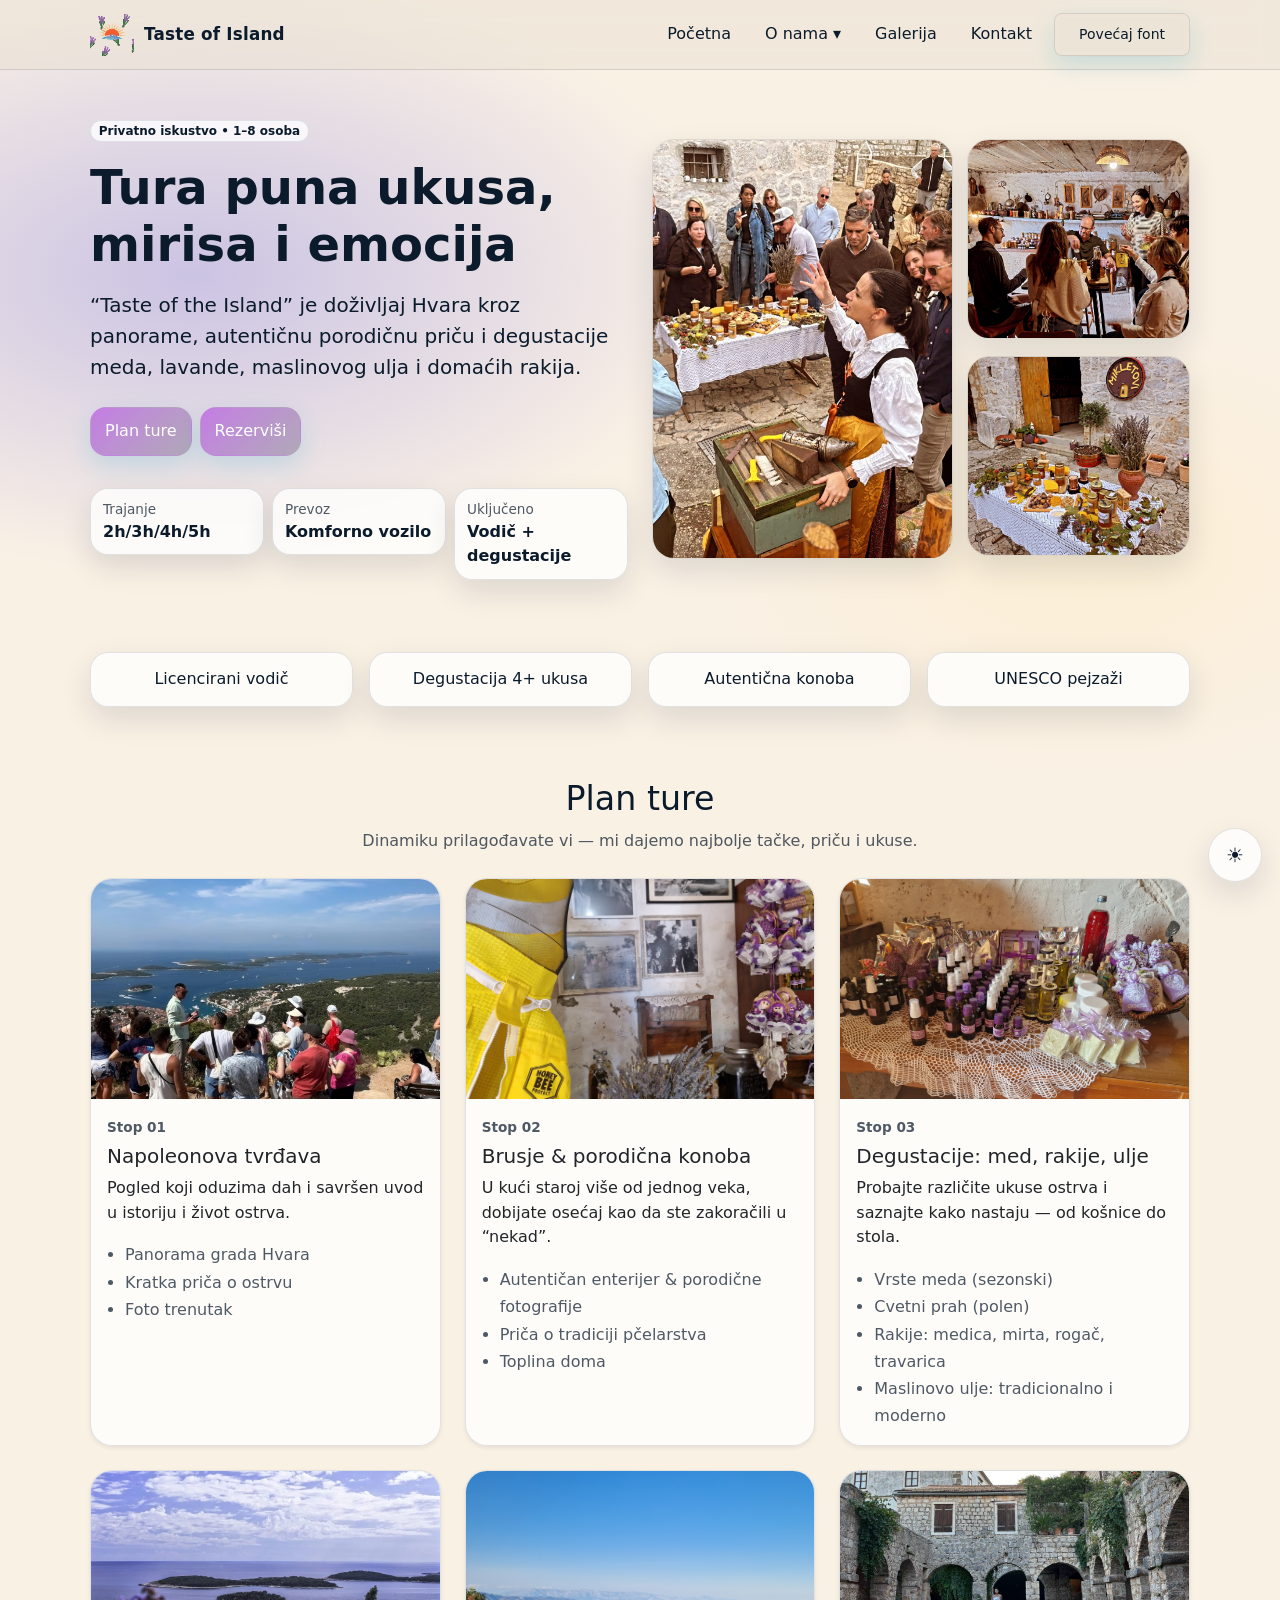
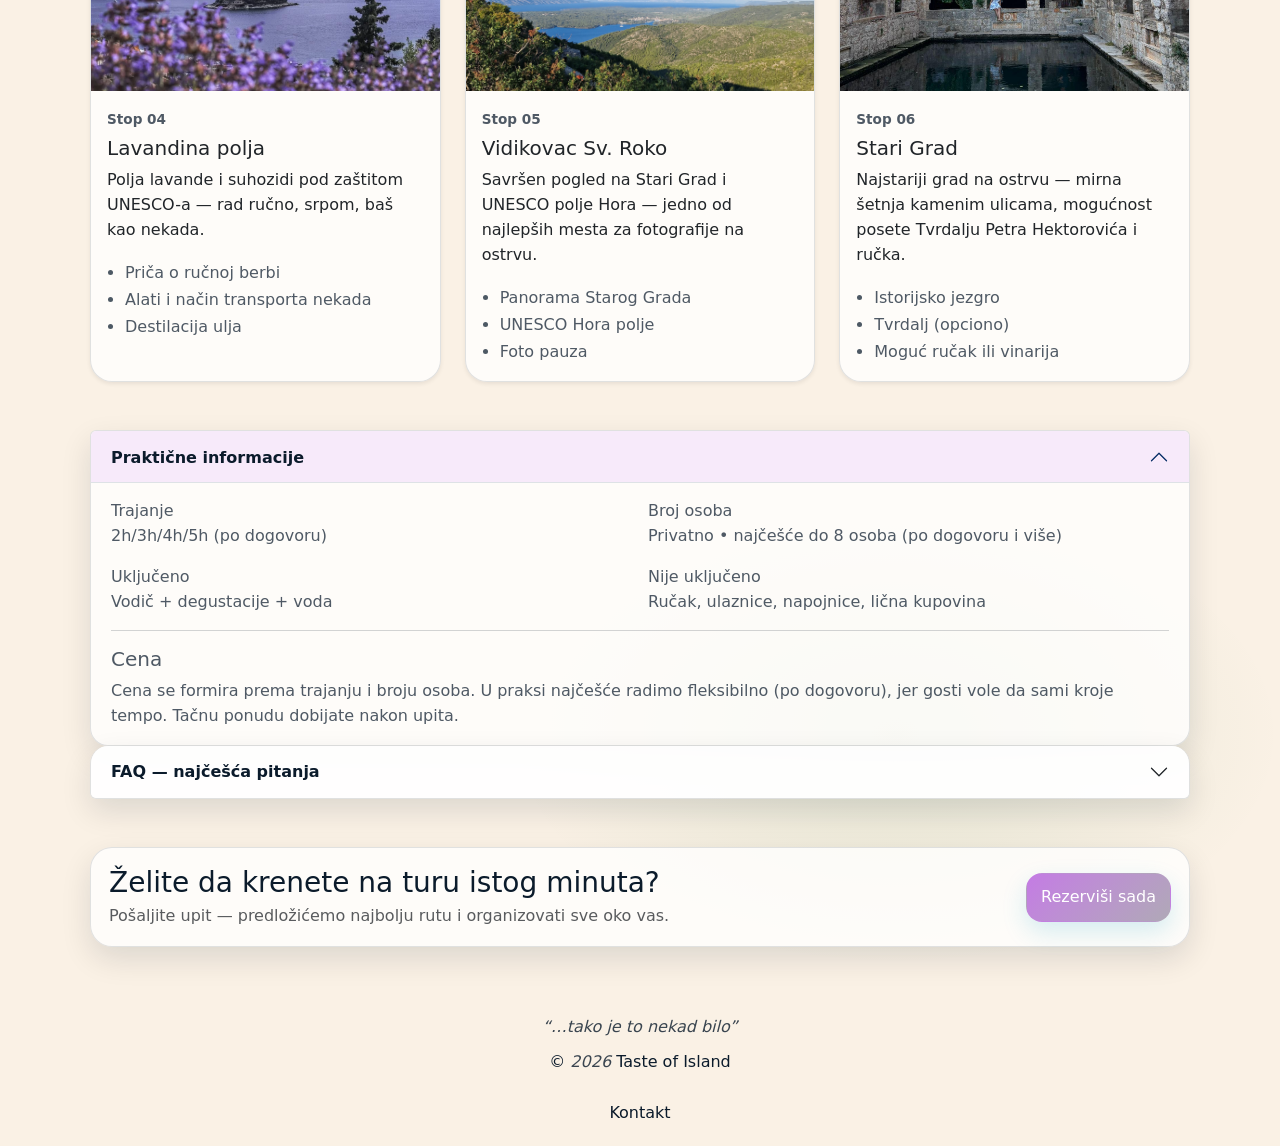
<file: tura.html>
<!doctype html>
<html lang="sr">
<head>
  <meta charset="utf-8" />
  <meta name="viewport" content="width=device-width, initial-scale=1" />
  <title>Tura | Taste of the Island</title>

  <meta name="description" content="Taste of Island je turistička tura koja spaja lokalnu hranu, prirodu i autentična iskustva. Pogledaj programe i rezerviši svoje mesto." />
  <meta name="keywords" content="Hvar, Brusje, med, lavanda, maslinovo ulje, degustacija, Napoleon, Stari Grad
  privatna tura, Taste of the Island, honeytasting, konoba, liker, medica, Mikletovi, Katja i Aleksa">
  <meta name="author" content="Taste of the Island">

  <link href="https://cdn.jsdelivr.net/npm/bootstrap@5.3.3/dist/css/bootstrap.min.css" rel="stylesheet">

  <link rel="stylesheet" href="css/styles.css">
  <link rel="stylesheet" href="css/tura.css">
  <link rel="stylesheet" href="css/kontakt.css">
</head>

<body>

<button class="tema-fab" type="button" aria-label="Promeni temu" title="Promeni temu">
  <span class="tema-fab__ikona" aria-hidden="true">🌙</span>
</button>

<header class="zaglavlje">
    <div class="kontejner zaglavlje__red">
      <a class="brend" href="index.html" aria-label="Taste of Island - početna">
        <img src="assets/icons/logo.svg" alt="Taste of Island logo" width="44" height="44" />
        <span class="brend__tekst">Taste of Island</span>
      </a>

      <nav class="navigacija" aria-label="Glavna navigacija">

        <button class="navigacija__prekidac" type="button" aria-expanded="false" aria-controls="navMenu">
          ☰
          <span class="samo-za-ekran">Otvori meni</span>
        </button>

        <ul class="navigacija__meni" id="navMenu">
          <li><a class="navigacija__link" href="index.html">Početna</a></li>

          <li class="navigacija__padajuci">
            <button class="navigacija__link navigacija__dugme" type="button" aria-expanded="false">
              O nama ▾
            </button>
            <ul class="navigacija__padajuciMeni">
              <li><a class="navigacija__link is-active" href="tura.html">Tura</a></li>
              <li><a class="navigacija__link" href="domacini.html">Domaćini</a></li>
              <li><a class="navigacija__link" href="proizvodi.html">Proizvodi</a></li>
            </ul>
          </li>

          <li><a class="navigacija__link" href="galerija.html">Galerija</a></li>
          <li><a class="navigacija__link" href="kontakt.html">Kontakt</a></li>

          <li class="nav__controls">
            <button id="fontBtn" class="dugme dugme--providno" type="button">Povećaj font</button>
          </li>
        </ul>
      </nav>
    </div>
  </header>

  <section class="tura-hero py-5">
    <div class="kontejner">
      <div class="row align-items-center g-4">
        <div class="col-lg-6">
          <span class="badge rounded-pill text-bg-light border tura-znacka">
            Privatno iskustvo • 1–8 osoba
          </span>

          <h1 class="display-5 fw-bold mt-3">Tura puna ukusa, mirisa i emocija</h1>

          <p class="lead mt-3">
            “Taste of the Island” je doživljaj Hvara kroz panorame, autentičnu porodičnu priču i degustacije
            meda, lavande, maslinovog ulja i domaćih rakija.
          </p>

          <div class="d-flex flex-wrap gap-2 mt-4">
            <a href="#itinerary" class="dugme">Plan ture</a>

            <button class="dugme dugme-kontura"
                    data-bs-toggle="modal" data-bs-target="#reserveModal">
              Rezerviši
            </button>
          </div>

          <div class="row g-2 mt-4">
            <div class="col-6 col-md-4">
              <div class="mini-oznaka">
                <div class="mini-etiketa">Trajanje</div>
                <div class="mini-vrednost">2h/3h/4h/5h</div>
              </div>
            </div>
            <div class="col-6 col-md-4">
              <div class="mini-oznaka">
                <div class="mini-etiketa">Prevoz</div>
                <div class="mini-vrednost">Komforno vozilo</div>
              </div>
            </div>
            <div class="col-12 col-md-4">
              <div class="mini-oznaka">
                <div class="mini-etiketa">Uključeno</div>
                <div class="mini-vrednost">Vodič + degustacije</div>
              </div>
            </div>
          </div>
        </div>

        <div class="col-lg-6">
          <div class="hero-kolaz">
            <img class="k1" src="assets/img/grupna-tura.webp" alt="Grupa">
            <img class="k2" src="assets/img/gosti.jpg" alt="Brusje i tradicija">
            <img class="k3" src="assets/img/prilaz-posluzenje.webp" alt="Posluženje">
          </div>
        </div>
      </div>
    </div>
  </section>

  <section class="py-4">
    <div class="kontejner">
      <div class="row g-3 text-center">
        <div class="col-6 col-lg-3">
          <div class="traka-stavka">Licencirani vodič</div>
        </div>
        <div class="col-6 col-lg-3">
          <div class="traka-stavka">Degustacija 4+ ukusa</div>
        </div>
        <div class="col-6 col-lg-3">
          <div class="traka-stavka">Autentična konoba</div>
        </div>
        <div class="col-6 col-lg-3">
          <div class="traka-stavka">UNESCO pejzaži</div>
        </div>
      </div>
    </div>
  </section>

  <main class="py-5" id="itinerary">
    <div class="kontejner">

      <div class="text-center mb-4">
        <h2 class="sekcija-naslov">Plan ture</h2>
        <p class="sekcija-podnaslov mb-0">
          Dinamiku prilagođavate vi — mi dajemo najbolje tačke, priču i ukuse.
        </p>
      </div>

      <div class="row g-4">
        <div class="col-md-6 col-lg-4">
          <div class="card tura-kartica h-100 shadow-sm">
            <img src="assets/img/napoleon.jpeg" class="card-img-top" alt="Napoleonova tvrđava">
            <div class="card-body">
              <div class="tura-korak">Stop 01</div>
              <h5 class="card-title">Napoleonova tvrđava</h5>
              <p class="card-text">Pogled koji oduzima dah i savršen uvod u istoriju i život ostrva.</p>
              <ul class="tura-lista">
                <li>Panorama grada Hvara</li>
                <li>Kratka priča o ostrvu</li>
                <li>Foto trenutak</li>
              </ul>
            </div>
          </div>
        </div>

        <div class="col-md-6 col-lg-4">
          <div class="card tura-kartica h-100 shadow-sm">
            <img src="assets/img/stare-slike.jpg" class="card-img-top" alt="Selo Brusje">
            <div class="card-body">
              <div class="tura-korak">Stop 02</div>
              <h5 class="card-title">Brusje & porodična konoba</h5>
              <p class="card-text">U kući staroj više od jednog veka, dobijate osećaj kao da ste zakoračili u “nekad”.</p>
              <ul class="tura-lista">
                <li>Autentičan enterijer & porodične fotografije</li>
                <li>Priča o tradiciji pčelarstva</li>
                <li>Toplina doma</li>
              </ul>
            </div>
          </div>
        </div>

        <div class="col-md-6 col-lg-4">
          <div class="card tura-kartica h-100 shadow-sm">
            <img src="assets/img/mala-pakovanja.jpg" class="card-img-top" alt="Degustacija">
            <div class="card-body">
              <div class="tura-korak">Stop 03</div>
              <h5 class="card-title">Degustacije: med, rakije, ulje</h5>
              <p class="card-text">Probajte različite ukuse ostrva i saznajte kako nastaju — od košnice do stola.</p>
              <ul class="tura-lista">
                <li>Vrste meda (sezonski)</li>
                <li>Cvetni prah (polen)</li>
                <li>Rakije: medica, mirta, rogač, travarica</li>
                <li>Maslinovo ulje: tradicionalno i moderno</li>
              </ul>
            </div>
          </div>
        </div>

        <div class="col-md-6 col-lg-4">
          <div class="card tura-kartica h-100 shadow-sm">
            <img src="assets/img/lavanda-polja.webp" class="card-img-top" alt="Lavandina polja">
            <div class="card-body">
              <div class="tura-korak">Stop 04</div>
              <h5 class="card-title">Lavandina polja</h5>
              <p class="card-text">
                Polja lavande i suhozidi pod zaštitom UNESCO-a — rad ručno, srpom,
                baš kao nekada.
              </p>
              <ul class="tura-lista">
                <li>Priča o ručnoj berbi</li>
                <li>Alati i način transporta nekada</li>
                <li>Destilacija ulja</li>
              </ul>
            </div>
          </div>
        </div>

        <div class="col-md-6 col-lg-4">
          <div class="card tura-kartica h-100 shadow-sm">
            <img src="assets/img/roko.jpg" class="card-img-top" alt="Vidikovac Sv. Roko">
            <div class="card-body">
              <div class="tura-korak">Stop 05</div>
              <h5 class="card-title">Vidikovac Sv. Roko</h5>
              <p class="card-text">
                Savršen pogled na Stari Grad i UNESCO polje Hora —
                jedno od najlepših mesta za fotografije na ostrvu.
              </p>
              <ul class="tura-lista">
                <li>Panorama Starog Grada</li>
                <li>UNESCO Hora polje</li>
                <li>Foto pauza</li>
              </ul>
            </div>
          </div>
        </div>

        <div class="col-md-6 col-lg-4">
          <div class="card tura-kartica h-100 shadow-sm">
            <img src="assets/img/tvrdalj-ph.jpg" class="card-img-top" alt="Stari Grad">
            <div class="card-body">
              <div class="tura-korak">Stop 06</div>
              <h5 class="card-title">Stari Grad</h5>
              <p class="card-text">
                Najstariji grad na ostrvu — mirna šetnja kamenim ulicama,
                mogućnost posete Tvrdalju Petra Hektorovića i ručka.
              </p>
              <ul class="tura-lista">
                <li>Istorijsko jezgro</li>
                <li>Tvrdalj (opciono)</li>
                <li>Moguć ručak ili vinarija</li>
              </ul>
            </div>
          </div>
        </div>

      </div>

      <div class="mt-5">
        <div class="accordion" id="infoAccordion">
          <div class="accordion-item">
            <h2 class="accordion-header">
              <button class="accordion-button" type="button"
                      data-bs-toggle="collapse" data-bs-target="#infoOne"
                      aria-expanded="true" aria-controls="infoOne">
                Praktične informacije
              </button>
            </h2>
            <div id="infoOne" class="accordion-collapse collapse show" data-bs-parent="#infoAccordion">
              <div class="accordion-body">
                <div class="row g-3">
                  <div class="col-md-6">
                    <div class="mini">
                      <div class="mini-title">Trajanje</div>
                      <div class="mini-text">2h/3h/4h/5h (po dogovoru)</div>
                    </div>
                  </div>
                  <div class="col-md-6">
                    <div class="mini">
                      <div class="mini-title">Broj osoba</div>
                      <div class="mini-text">Privatno • najčešće do 8 osoba (po dogovoru i više)</div>
                    </div>
                  </div>
                  <div class="col-md-6">
                    <div class="mini">
                      <div class="mini-title">Uključeno</div>
                      <div class="mini-text">Vodič + degustacije + voda</div>
                    </div>
                  </div>
                  <div class="col-md-6">
                    <div class="mini">
                      <div class="mini-title">Nije uključeno</div>
                      <div class="mini-text">Ručak, ulaznice, napojnice, lična kupovina</div>
                    </div>
                  </div>
                </div>

                <hr>

                <h5 class="mb-2">Cena</h5>
                <p class="mb-0">
                  Cena se formira prema trajanju i broju osoba. U praksi najčešće radimo fleksibilno (po dogovoru),
                  jer gosti vole da sami kroje tempo. Tačnu ponudu dobijate nakon upita.
                </p>
              </div>
            </div>
          </div>

          <div class="accordion-item">
            <h2 class="accordion-header">
              <button class="accordion-button collapsed" type="button"
                      data-bs-toggle="collapse" data-bs-target="#infoTwo">
                FAQ — najčešća pitanja
              </button>
            </h2>
            <div id="infoTwo" class="accordion-collapse collapse" data-bs-parent="#infoAccordion">
              <div class="accordion-body">
                <div class="accordion" id="faqAccordion">

                  <div class="accordion-item">
                    <h2 class="accordion-header">
                      <button class="accordion-button collapsed" type="button"
                              data-bs-toggle="collapse" data-bs-target="#faq1">
                        Da li je tura prilagođena deci?
                      </button>
                    </h2>
                    <div id="faq1" class="accordion-collapse collapse" data-bs-parent="#faqAccordion">
                      <div class="accordion-body">
                        Da — tempo, pauze i sadržaj mogu biti prilagođeni porodicama i deci.
                      </div>
                    </div>
                  </div>

                  <div class="accordion-item">
                    <h2 class="accordion-header">
                      <button class="accordion-button collapsed" type="button"
                              data-bs-toggle="collapse" data-bs-target="#faq2">
                        Da li je pogodna za osobe sa posebnim potrebama?
                      </button>
                    </h2>
                    <div id="faq2" class="accordion-collapse collapse" data-bs-parent="#faqAccordion">
                      <div class="accordion-body">
                        Jeste — samo nam unapred napišite šta je potrebno (sporije kretanje, pauze, logistika).
                      </div>
                    </div>
                  </div>

                  <div class="accordion-item">
                    <h2 class="accordion-header">
                      <button class="accordion-button collapsed" type="button"
                              data-bs-toggle="collapse" data-bs-target="#faq3">
                        Može li više od 8 osoba?
                      </button>
                    </h2>
                    <div id="faq3" class="accordion-collapse collapse" data-bs-parent="#faqAccordion">
                      <div class="accordion-body">
                        Najčešće radimo do 8 osoba, ali po dogovoru možemo organizovati i veću grupu
                        (porodice, prijatelji, tim building), uz prilagođenu organizaciju.
                      </div>
                    </div>
                  </div>

                </div>
              </div>
            </div>
          </div>

        </div>
      </div>

      <section class="tura-poziv mt-5">
        <div class="row align-items-center g-3">
          <div class="col-lg-8">
            <h3 class="mb-1">Želite da krenete na turu istog minuta?</h3>
            <p class="mb-0 text-muted">
              Pošaljite upit — predložićemo najbolju rutu i organizovati sve oko vas.
            </p>
          </div>
          <div class="col-lg-4 text-lg-end">
            <button class="dugme dugme-tamno"
                    data-bs-toggle="modal" data-bs-target="#reserveModal">
              Rezerviši sada
            </button>
          </div>
        </div>
      </section>

    </div>
  </main>

  <div class="modal fade" id="reserveModal" tabindex="-1" aria-labelledby="reserveModalLabel" aria-hidden="true">
    <div class="modal-dialog modal-lg modal-dialog-centered">
      <div class="modal-content">
        <div class="modal-header">
          <h3 class="modal-title fs-5" id="reserveModalLabel">Rezerviši svoj termin</h3>
          <button type="button" class="btn-close" data-bs-dismiss="modal" aria-label="Zatvori"></button>
        </div>

        <div class="modal-body">
          <p class="text-muted mb-4">
            Pošaljite upit i javljamo se brzo sa predlogom ture i cenom.
          </p>

          <form class="kontakt__forma" action="#" method="post" autocomplete="on" novalidate>

            <div class="kontakt__red">
              <div class="kontakt__polje">
                <label for="name">Ime i prezime *</label>
                <input type="text" id="name" name="name" placeholder="Petar Petrović" required>
                <div class="greska-polja" data-error-for="name"></div>
              </div>

              <div class="kontakt__polje">
                <label for="email">Email *</label>
                <input type="email" id="email" name="email" placeholder="user@gmail.com" required>
                <div class="greska-polja" data-error-for="email"></div>
              </div>
            </div>

            <div class="kontakt__red">
              <div class="kontakt__polje">
                <label for="phone">Telefon (opciono)</label>
                <input type="tel" id="phone" name="phone" placeholder="+381 6x xxx xxxx">
                <div class="greska-polja" data-error-for="phone"></div>
              </div>

              <div class="kontakt__polje">
                <label for="people">Broj osoba *</label>
                <input type="number" id="people" name="people" min="1" max="20" placeholder="1–8 (po dogovoru i više)" required>
                <div class="greska-polja" data-error-for="people"></div>
              </div>
            </div>

            <div class="kontakt__red">
              <div class="kontakt__polje">
                <label for="duration">Trajanje *</label>
                <select id="duration" name="duration" required>
                  <option value="" selected disabled>Izaberi</option>
                  <option value="2h">2h</option>
                  <option value="3h">3h</option>
                  <option value="4h">4h</option>
                  <option value="5h">5h</option>
                </select>
                <div class="greska-polja" data-error-for="duration"></div>
              </div>

              <div class="kontakt__polje">
                <label for="date">Željeni datum *</label>
                <input type="date" id="date" name="date" required>
                <div class="greska-polja" data-error-for="date"></div>
              </div>
            </div>

            <div class="kontakt__red">
              <div class="kontakt__polje">
                <label for="time">Preferirano vreme (opciono)</label>
                <input type="time" id="time" name="time">
                <div class="greska-polja" data-error-for="time"></div>
              </div>

              <div class="kontakt__polje">
                <label for="extras">Dodatne želje (opciono)</label>
                <select id="extras" name="extras">
                  <option value="" selected>Ništa posebno</option>
                  <option value="family">Dolazimo sa decom</option>
                  <option value="access">Posebne potrebe / prilagođavanje</option>
                  <option value="winery">Želimo posetu vinariji</option>
                  <option value="museum">Želimo posetu muzeju</option>
                  <option value="starigrad">Želimo šetnju Starim Gradom</option>
                  <option value="group">Veća grupa (po dogovoru)</option>
                </select>
                <div class="greska-polja" data-error-for="extras"></div>
              </div>
            </div>

            <div class="kontakt__polje">
              <label for="message">Poruka (opciono)</label>
              <textarea id="message" name="message" rows="5"
                placeholder="Napišite šta biste voleli (tempo ture, posebne želje, hrana, vinarije...)"></textarea>
              <div class="greska-polja" data-error-for="message"></div>
            </div>

            <div class="kontakt__provere">
              <label class="provera">
                <input type="checkbox" id="consent" name="consent" required>
                <span>Slažem se da me kontaktirate u vezi upita (obavezno).</span>
              </label>
              <div class="greska-polja" data-error-for="consent"></div>
            </div>

            <button type="submit" class="dugme kontakt__dugme">Pošalji upit</button>
          </form>

          <div class="alert alert-info mt-4 mb-0" role="alert">
            *Odgovaramo brzo — a turu možemo prilagoditi porodicama, posebnim potrebama i većim grupama (po dogovoru).
          </div>

        </div>
      </div>
    </div>
  </div>

  <footer class="podnozje">
    <div class="kontejner podnozje__red">
      <span>“…tako je to nekad bilo”</span>
      <p>© <span id="year"></span> Taste of Island</p>
      <a href="kontakt.html">Kontakt</a>
    </div>
  </footer>

  <script src="https://cdn.jsdelivr.net/npm/bootstrap@5.3.3/dist/js/bootstrap.bundle.min.js"></script>

  <script src="js/theme-fab.js"></script>
  <script src="js/main.js" defer></script>
  <script src="js/contact-validate.js"></script>

</body>
</html>
</file>
<file: css/styles.css>
:root{
  --bg: #faf1e5;
  --text: #0b1b2b;
  --muted: rgba(11,27,43,.72);

  --card: rgba(255,255,255,.78);
  --border: rgba(11,27,43,.12);
  --header-bg:rgba(231, 223, 210, 0.5);

  --shadow: 0 12px 30px rgba(11,27,43,.12);
  --radius: 18px;

  --fs: 16px;
}

html[data-theme="dark"]{
  --bg:#574964;
  --text: #f2f8ff;
  --muted: rgba(242,248,255,.72);

  --card: rgba(255,255,255,.1);
  --border: rgba(255,255,255,.14);

  --shadow: 0 18px 44px rgba(0,0,0,.28);
  --header-bg: rgba(87, 73, 100, 0.8);
  --placeholder: rgba(242, 248, 255, 0.5); 
}

input::placeholder {
  color: var(--placeholder, #888); 
}

.tema-fab{
  position: fixed;
  right: 18px;
  bottom: 18px;
  width: 54px;
  height: 54px;
  border-radius: 50%;
  border: 1px solid var(--border);
  background: var(--card);
  color: var(--text);
  box-shadow: var(--shadow);
  display: grid;
  place-items: center;
  cursor: pointer;
  z-index: 999;
  backdrop-filter: blur(10px);
}
.tema-fab:hover{ transform: translateY(-1px); }
.tema-fab:focus{ outline: none; box-shadow: 0 0 0 4px rgba(196,123,228,.20), var(--shadow); }

.tema-fab__ikona{ font-size: 20px; line-height: 1; }

html {
  transition: font-size 0.4s cubic-bezier(0.4, 0, 0.2, 1);
}

html[data-font="large"]{ 
  --fs: 20px; 
}

*{ box-sizing: border-box; }
body{
  margin:0;
  font-family: system-ui, -apple-system, Segoe UI, Roboto, Arial, sans-serif;
  font-size: var(--fs);
  line-height: 1.55;
  color: var(--text);
  background:
    radial-gradient(900px 500px at 15% 10%, #CBC3E3, transparent 60%),
    radial-gradient(700px 420px at 85% 20%, rgba(255,232,181,.35), transparent 55%),
    radial-gradient(700px 420px at 70% 85%, rgba(46,125,50,.10), transparent 55%),
    var(--bg);
}

.kontejner{ width: min(1100px, 92%); margin-inline:auto; }

.zaglavlje{
  position: sticky;
  top: 0;
  z-index: 50;
  backdrop-filter: blur(12px);
  background: var(--header-bg);
  border-bottom: 1px solid var(--border);
}
.zaglavlje__red{
  display:flex;
  align-items:center;
  justify-content:space-between;
  padding: 12px 0;
  gap: 14px;
}

.brend{
  display:flex;
  align-items:center;
  gap: 10px;
  text-decoration:none;
  color: var(--text);
  font-weight: 700;
  letter-spacing: .2px;
}

.brend img{ display:block; }
.brend__tekst{ font-size: 1.05rem; }

.navigacija{ position:relative; }
.navigacija__prekidac{
  display:none;
  border:1px solid var(--border);
  background: var(--card);
  color: var(--text);
  border-radius: 14px;
  padding: 10px 12px;
  cursor:pointer;
}

.samo-za-ekran{
  position:absolute;
  width:1px;height:1px;
  padding:0;margin:-1px;
  overflow:hidden;clip:rect(0,0,0,0);
  white-space:nowrap;border:0;
}

.navigacija__meni{
  display:flex;
  align-items:center;
  gap: 10px;
  list-style:none;
  margin:0;
  padding:0;
}

.navigacija__link{
  text-decoration:none;
  color: var(--text);
  padding: 10px 12px;
  border-radius: 14px;
  transition: transform .15s ease, background .15s ease;
}

.navigacija__link:hover{
  background: rgba(162, 11, 244, 0.1);
  transform: translateY(-1px);
}
.navigacija__link.is-active{
  outline: 1px solid var(--border);
  background: rgba(255,255,255,.08);
}

.navigacija__padajuci{ position:relative; }
.navigacija__dugme{
  border:0;
  background: transparent;
  font: inherit;
  cursor:pointer;
}
.navigacija__padajuciMeni{
  position:absolute;
  top: 46px;
  left: 0;
  min-width: 190px;
  padding: 8px;
  border-radius: 16px;
  border:1px solid var(--border);
  background: color-mix(in oklab, var(--bg) 92%, white 8%);
  box-shadow: var(--shadow);
  list-style:none;
  margin:0;
  display:none;
}
.navigacija__padajuci:hover .navigacija__padajuciMeni{ display:block; }
.navigacija__padajuciMeni .navigacija__link{ display:block; }

.dugme{
  display:inline-flex;
  align-items:center;
  gap: 8px;
  border-radius: 16px;
  padding: 11px 14px;
  border: 1px solid transparent;
  background: linear-gradient(135deg, #C47BE4, color-mix(in oklab, #574964 45%, white));
  color: #fff;
  text-decoration:none;
  box-shadow: 0 10px 24px rgba(25,167,206,.18);
}
.dugme:hover{ filter: brightness(1.03); }
.dugme--providno{
  background: transparent;
  color: var(--text);
  border: 1px solid var(--border);
  padding: 10px 24px;
  border-radius: 8px; 
  font-weight: 500;
  font-size: 14px;
  cursor: pointer;
  transition: all 0.3s ease;
  backdrop-filter: blur(4px);

}

.hero{ padding: 18px 0 26px; }
.slajder{
  position:relative;
  border-radius: 24px;
  overflow:hidden;
  border:1px solid var(--border);
  box-shadow: var(--shadow);
}
.slajd{ display:none; position:relative; }
.slajd.is-active{ display:block; }

.slajd img{
  width:100%;
  height: min(64vh, 560px);
  object-fit: cover;
  display:block;
  filter: saturate(1.05) contrast(1.02);
}

.slajd__prekrivac{
  position:absolute; inset:0;
  display:flex;
  flex-direction:column;
  justify-content:flex-end;
  gap: 10px;
  padding: 28px;
  background:
    linear-gradient(to top, rgba(7,16,24,.70), rgba(7,16,24,.20), rgba(7,16,24,0));
  color: #fff;
}
.slajd__prekrivac h1, .slajd__prekrivac h2{
  margin:0;
  line-height: 1.05;
}
.slajd__prekrivac h1{ font-size: clamp(2rem, 3.8vw, 3rem); letter-spacing: .2px; }
.slajd__prekrivac h2{ font-size: clamp(1.4rem, 2.8vw, 2rem); }
.slajd__prekrivac p{
  margin:0;
  max-width: 55ch;
  color: rgba(255,255,255,.86);
}

.slajder__dugme{
  position:absolute;
  top: 50%;
  transform: translateY(-50%);
  width: 46px; height: 46px;
  border-radius: 50%;
  border: 1px solid rgba(255,255,255,.25);
  background: rgba(0,0,0,.25);
  color: #fff;
  cursor:pointer;
  backdrop-filter: blur(8px);
}
.slajder__dugme:hover{ background: rgba(0,0,0,.35); }
.slajder__dugme--prethodno{ left: 14px; }
.slajder__dugme--sledece{ right: 14px; }



.sekcija{ padding: 52px 0; }
.sekcija h2{
  margin: 0 0 14px;
  font-size: clamp(1.4rem, 2.2vw, 1.8rem);
}
.sekcija p{ color: var(--muted); }

.mreza{
  display:grid;
  grid-template-columns: repeat(3, 1fr);
  gap: 14px;
  margin-top: 16px;
}

.kartica{
  background: var(--card);
  border: 1px solid var(--border);
  border-radius: var(--radius);
  padding: 18px;
  box-shadow: var(--shadow);
  transition: transform .2s ease, filter .2s ease;
}
.kartica:hover{
  transform: translateY(-5px);
  filter: brightness(1.02);
}
.kartica h3{ margin: 0 0 6px; }

.otkrivanje{
  opacity: 0;
  transform: translateY(14px);
  transition: .55s ease;
}
.otkrivanje.is-visible{
  opacity: 1;
  transform: translateY(0);
}

.podnozje__red{
  display: flex;
  flex-direction: column; 
  align-items: center;   
  gap: 10px;              
  text-align: center;
  padding: 20px 0;
}

.podnozje__red span:first-child{
  font-style: italic;
  opacity: 0.8;
}

.podnozje a{ color: var(--text); text-decoration:none; }
.podnozje a:hover{ text-decoration:underline; }

@media (max-width: 820px){
  .navigacija__prekidac{ display:inline-flex; }
  .navigacija__meni{
    position:absolute;
    right: 0;
    top: 54px;
    width: min(340px, 92vw);
    flex-direction: column;
    align-items: stretch;
    padding: 10px;
    border-radius: 18px;
    border:1px solid var(--border);
    background: color-mix(in oklab, var(--bg) 92%, white 8%);
    box-shadow: var(--shadow);
    display:none;
  }
  .navigacija__meni.is-open{ display:flex; }
  .navigacija__padajuciMeni{
    position: static;
    display:block;
    box-shadow:none;
    border:0;
    padding: 0 0 0 8px;
    background: transparent;
  }
  .mreza{ grid-template-columns: 1fr; }
  .slajd__prekrivac{ padding: 18px; }
}

.snimak img,
.mozaik img,
.kartica img,
.foto img,
.galerija-stavka img{
  transition: transform .6s ease, filter .6s ease;
}

.snimak:hover img,
.mozaik img:hover,
.kartica:hover img,
.foto:hover img,
.galerija-stavka:hover img{
  transform: scale(1.06);
  filter: saturate(1.08);
}
</file>
<file: css/index-kartice.css>
.sekcija__zaglavlje{
  text-align: center;
  margin-bottom: 18px;
}
.sekcija__zaglavlje p{
  margin: 0;
  color: var(--muted);
}

.usluge-mreza{
  margin-top: 18px;
}

.usluge-kartica{
  padding: 0;            
  overflow: hidden;      
}

.usluge-kartica__slika{
  width: 100%;
  height: 210px;
  object-fit: cover;
  display: block;
  border-bottom: 1px solid var(--border);
}

.usluge-kartica__telo{
  padding: 16px 18px 18px;
}

.usluge-kartica__naslov{
  margin: 0 0 6px;
  font-size: 1.05rem;
}

.usluge-kartica__tekst{
  margin: 0;
  color: var(--muted);
}
</file>
<file: css/kontakt.css>
.kontakt__zaglavlje{
  text-align:center;
  margin-bottom: 28px;
}
.kontakt__naslov{
  margin:0 0 8px;
  font-weight: 600;
  letter-spacing: .2px;
}
.kontakt__podnaslov{
  margin:0;
  color: var(--muted);
  max-width: 70ch;
  margin-inline:auto;
}

.kontakt__raspored{
  display:grid;
  grid-template-columns: 300px 1fr;
  gap: 20px;
  align-items: start;
}

.kontakt__sporedno{
  display:flex;
  flex-direction: column;
  gap: 14px;
}

.kontakt__kartica{
  border-radius: 22px;
  width: 600px;
  margin-left: 60px;
}

.kontakt__naslovForme{
  margin: 0 0 6px;
  font-size: 1.15rem;
}
.kontakt__napomenaForme{
  margin: 0 0 18px;
  color: var(--muted);
}

.kontakt__forma{
  display:flex;
  flex-direction: column;
  gap: 14px;
}

.kontakt__red{
  display:grid;
  grid-template-columns: 1fr 1fr;
  gap: 12px;
}

.kontakt__polje{
  display:flex;
  flex-direction: column;
  gap: 6px;
}

.kontakt__polje label{
  font-weight: 500;
}

.kontakt__polje input,
.kontakt__polje textarea,
.kontakt__polje select{
  padding: 12px 12px;
  border-radius: 14px;
  border: 1px solid var(--border);
  background: color-mix(in oklab, var(--bg) 85%, white 15%);
  color: var(--text);
  outline: none;
}

.kontakt__polje textarea{ resize: vertical; min-height: 140px; }

.kontakt__polje input:focus,
.kontakt__polje textarea:focus,
.kontakt__polje select:focus{
  box-shadow: 0 0 0 4px rgba(196,123,228,.20);
  border-color: rgba(196,123,228,.55);
}

.kontakt__link{
  color: var(--text);
  text-decoration: underline;
  text-underline-offset: 3px;
  text-decoration-color: color-mix(in oklab, var(--text) 40%, transparent);
}
.kontakt__link:hover{
  text-decoration-color: color-mix(in oklab, var(--text) 70%, transparent);
}

.kontakt__grupa{
  border: 1px solid var(--border);
  border-radius: 16px;
  padding: 12px;
  background: rgba(255,255,255,.03);
}
.kontakt__grupa legend{
  padding: 0 8px;
  font-weight: 500;
}

.kontakt__opcije{
  display:flex;
  flex-wrap: wrap;
  gap: 10px;
  margin-top: 10px;
}

.opcija{
  display:inline-flex;
  align-items:center;
  gap: 8px;
  border: 1px solid var(--border);
  background: var(--card);
  padding: 9px 12px;
  border-radius: 999px;
  cursor: pointer;
  user-select: none;
  transition: transform .15s ease, background .15s ease, border-color .15s ease;
}
.opcija:hover{ transform: translateY(-1px); }

.opcija input{
  appearance: none;
  width: 16px;
  height: 16px;
  border-radius: 5px;
  border: 1px solid var(--border);
  background: transparent;
  display:inline-block;
}

.opcija input:checked{
  background: linear-gradient(135deg, #C47BE4, color-mix(in oklab, #574964 45%, white));
  border-color: rgba(196,123,228,.55);
}

.opcija input:checked + span{
  font-weight: 600;
}

.kontakt__provere{
  display:flex;
  flex-direction: column;
  gap: 10px;
}

.provera{
  display:flex;
  align-items:flex-start;
  gap: 10px;
  color: var(--muted);
}
.provera input{
  margin-top: 3px;
}

.kontakt__dugme{
  border: none;
  cursor:pointer;
  justify-content:center;
  width:100%;
}

.kontakt__napomena{
  margin: 8px 0 0;
  color: var(--muted);
  font-size: .92rem;
}

.kontakt__mapaOkvir{
  border-radius: 16px;
  overflow: hidden;
  border: 1px solid var(--border);
}
.kontakt__mapaOkvir iframe{
  width: 100%;
  height: 260px;
  border: 0;
  display: block;
}

.greska-polja{
  min-height: 18px;
  display: block;
  font-size: .9rem;
  color: #ffb4b4;
  opacity: .95;
}
html[data-theme="light"] .greska-polja{
  color: #b42318;
}

.neispravno{
  border-color: rgba(180,35,24,.75) !important;
  box-shadow: 0 0 0 4px rgba(180,35,24,.15);
  background: rgba(255, 248, 248, 0.6);
}

.neispravno:focus{
  outline: none;
  border-color: #b42318;
  box-shadow: 0 0 0 4px rgba(180,35,24,.18);
}

input:valid:not(.neispravno),
select:valid:not(.neispravno){
  border-color: rgba(46,125,50,.4);
}

@media (max-width: 900px){
  .kontakt__raspored{
    grid-template-columns: 1fr;
  }
  .kontakt__red{
    grid-template-columns: 300px;
  }
}
</file>
<file: css/proizvodi.css>
.proizvodi-hero{
  padding: 40px 0 34px;
}

.proizvodi-hero__mreza{
  display: grid;
  grid-template-columns: 1.05fr 0.95fr;
  gap: 18px;
  align-items: center;
}
@media (max-width: 920px){
  .proizvodi-hero__mreza{ grid-template-columns: 1fr; }
}

.proizvodi-pilula{
  display: inline-block;
  padding: 10px 12px;
  border-radius: 999px;
  border: 1px solid var(--border);
  background: var(--card);
  box-shadow: var(--shadow);
  font-weight: 700;
}

.proizvodi-naslov{
  margin: 14px 0 10px;
  font-size: clamp(2rem, 3.4vw, 3rem);
  line-height: 1.08;
  letter-spacing: .2px;
}

.proizvodi-uvod{
  margin: 0;
  color: var(--muted);
  max-width: 62ch;
}

.proizvodi-poziv{
  display: flex;
  flex-wrap: wrap;
  gap: 10px;
  margin-top: 16px;
}

.mozaik{
  display: grid;
  grid-template-columns: 1.2fr 0.8fr;
  grid-template-rows: auto auto;
  gap: 12px;
  border-radius: 24px;
}

.mozaik img{
  width: 100%;
  object-fit: cover;
  border-radius: 18px;
  border: 1px solid var(--border);
  box-shadow: var(--shadow);
}

.mozaik .m1{ grid-row: span 2; height: 420px; }
.mozaik .m2{ height: 200px; }
.mozaik .m3{ height: 200px; }
.mozaik .m4{
  grid-column: 1 / -1;
  height: 190px;
}

@media (max-width: 920px){
  .mozaik .m1{ height: 320px; }
  .mozaik .m2,.mozaik .m3{ height: 170px; }
  .mozaik .m4{ height: 170px; }
}

.proizvodi-mreza{
  margin-top: 14px;
  grid-template-columns: repeat(2, 1fr); 
}

.grid{ display: grid; gap: 14px; }
.card{
  background: var(--card);
  border: 1px solid var(--border);
  border-radius: var(--radius);
  padding: 18px;
  box-shadow: var(--shadow);
}

.podeljeno{
  display: grid;
  grid-template-columns: 1fr 1fr;
  gap: 16px;
  align-items: start;
}

.podeljeno--obrnuto > :first-child{ order: 2; }
.podeljeno--obrnuto > :last-child{ order: 1; }

@media (max-width: 900px){
  .podeljeno{ grid-template-columns: 1fr; }
  .podeljeno--obrnuto > :first-child,
  .podeljeno--obrnuto > :last-child{ order: initial; }
}

.napomena h3{ margin-top: 0; }
.napomena p{ margin-bottom: 0; }

.galerija-2{
  display: grid;
  grid-template-columns: 1fr 1fr;
  gap: 12px;
}
.galerija-1{ margin-top: 12px; }

@media (max-width: 900px){
  .galerija-2{ grid-template-columns: 1fr; }
}

.snimak{
  margin: 0;
  background: var(--card);
  border: 1px solid var(--border);
  border-radius: var(--radius);
  overflow: hidden;
  box-shadow: var(--shadow);
}
.snimak img{
  width: 100%;
  height: 260px;
  object-fit: cover;
  display: block;
}
@media (max-width: 900px){
  .snimak img{ height: 230px; }
}
.snimak figcaption{
  padding: 10px 12px;
  color: var(--muted);
  font-size: .95rem;
}

.mini-mreza{
  grid-template-columns: repeat(2, 1fr);
}
@media (max-width: 820px){
  .mini-mreza{ grid-template-columns: 1fr; }
}

.proizvodi-poziv-kutija{
  display: flex;
  align-items: center;
  justify-content: space-between;
  gap: 14px;
  padding: 18px;
  border-radius: 22px;
  border: 1px solid var(--border);
  background: var(--card);
  box-shadow: var(--shadow);
}

.proizvodi-poziv-kutija h2{ margin: 0 0 6px; }
.proizvodi-poziv-kutija p{ margin: 0; color: var(--muted); }

@media (max-width: 820px){
  .proizvodi-poziv-kutija{
    flex-direction: column;
    align-items: flex-start;
  }
}
</file>
<file: css/tura.css>
.tura-hero{
  padding-top: 24px;
  padding-bottom: 24px;
}

.tura-znacka{
  background: var(--card) !important;
  color: var(--text) !important;
}

.sekcija-naslov{
  margin: 0 0 10px;
  font-size: clamp(1.6rem, 2.6vw, 2.1rem);
}

.sekcija-podnaslov{
  color: var(--muted);
}

.traka-stavka{
  background: var(--card);
  border: 1px solid var(--border);
  border-radius: var(--radius);
  padding: 14px 12px;
  box-shadow: var(--shadow);
}

.tura-kartica{
  background: var(--card);
  border: 1px solid var(--border);
  border-radius: 22px;
  overflow: hidden;
}

.tura-kartica .card-img-top{
  height: 220px;
  object-fit: cover;
}

.tura-korak{
  display: inline-block;
  font-weight: 800;
  font-size: .85rem;
  color: var(--muted);
  margin-bottom: 6px;
}

.tura-lista{
  margin: 10px 0 0;
  padding-left: 18px;
  color: var(--muted);
  line-height: 1.7;
}

.mini-oznaka{
  background: var(--card);
  border: 1px solid var(--border);
  border-radius: 18px;
  padding: 10px 12px;
  box-shadow: var(--shadow);
}
.mini-etiketa{ font-size: .85rem; color: var(--muted); }
.mini-vrednost{ font-weight: 800; }

.hero-kolaz{
  display: grid;
  grid-template-columns: 1.15fr 0.85fr;
  grid-template-rows: auto auto;
  gap: 14px;
}
.hero-kolaz img{
  width: 100%;
  border-radius: 22px;
  border: 1px solid var(--border);
  box-shadow: var(--shadow);
  object-fit: cover;
}
.hero-kolaz .k1{ grid-row: span 2; height: 420px; }
.hero-kolaz .k2{ height: 200px; }
.hero-kolaz .k3{ height: 200px; }

@media (max-width: 992px){
  .hero-kolaz .k1{ height: 320px; }
  .hero-kolaz .k2, .hero-kolaz .k3{ height: 180px; }
}


.accordion-item{
  background: var(--card);
  border: 1px solid var(--border);
  border-radius: 18px;
  overflow: hidden;
  box-shadow: var(--shadow);
}
.accordion-button{
  background: color-mix(in oklab, var(--card) 90%, white 10%);
  color: var(--text);
  font-weight: 800;
}
.accordion-button:not(.collapsed){
  background: color-mix(in oklab, var(--card) 85%, #C47BE4 15%);
  color: var(--text);
}
.accordion-body{ color: var(--muted); }

.modal-content{
  background: var(--bg);
  color: var(--text);
  border: 1px solid var(--border);
  border-radius: 22px;
}
.modal-header{
  border-bottom: 1px solid var(--border);
}
.modal-footer{
  border-top: 1px solid var(--border);
}

.tura-poziv{
  background: var(--card);
  border: 1px solid var(--border);
  border-radius: 22px;
  box-shadow: var(--shadow);
  padding: 18px;
}
.tura-slogan{
  font-style: italic;
  opacity: .85;
}
</file>
